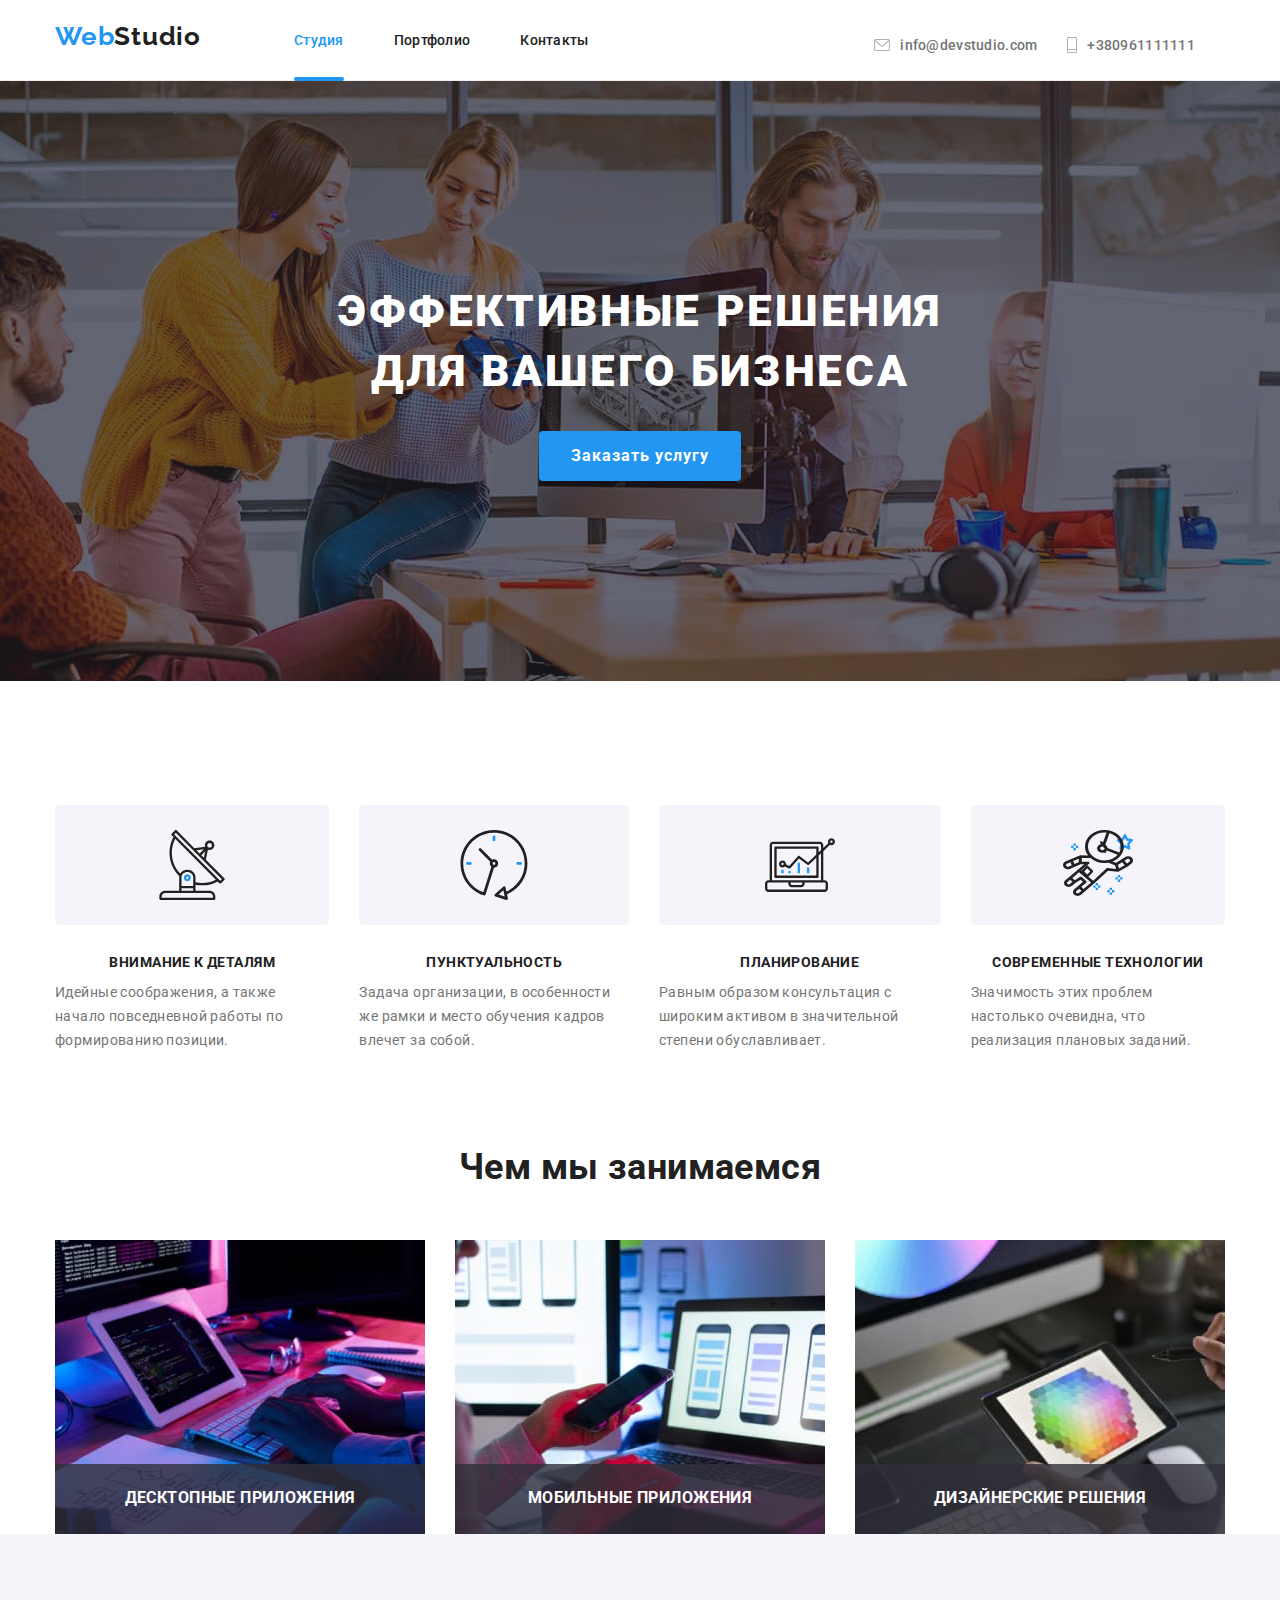
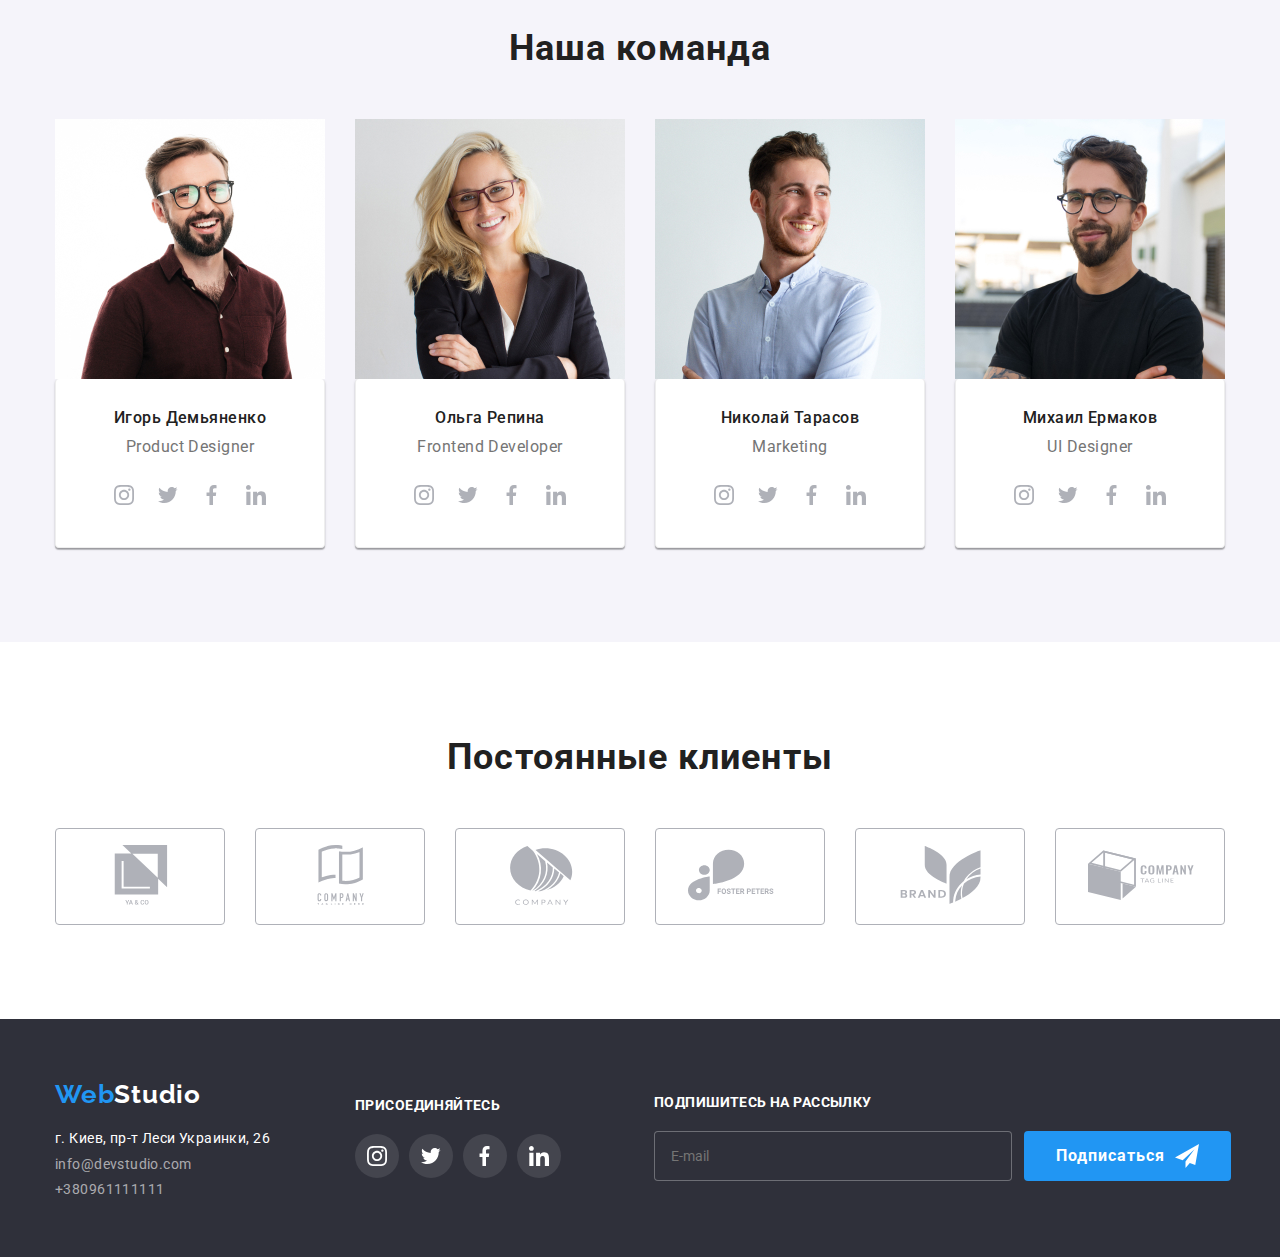
<file: index.html>
<!DOCTYPE html>
<html lang="ru">

<head>
    <meta charset="UTF-8">
    <meta http-equiv="X-UA-Compatible" content="IE=edge">
    <meta name="viewport" content="width=device-width, initial-scale=1.0">
    <title>Студия</title>
    <link rel="preconnect" href="https://fonts.googleapis.com" />
    <link rel="preconnect" href="https://fonts.gstatic.com" crossorigin/>
    <link href="https://fonts.googleapis.com/css2?family=Raleway:wght@700&family=Roboto:wght@400;500;700;900&display=swap" rel="stylesheet" />
    <link rel="stylesheet" href="https://cdnjs.cloudflare.com/ajax/libs/modern-normalize/1.0.0/modern-normalize.min.css">

    <link rel="stylesheet" href="./css/main.min.css">
</head>

<body>

    <!-- Хедер -->
    <header class="header">
        <div class="container header__container">

            <a class="nav__logo" href="/" lang="en"><span class="nav__logo-web">Web</span>Studio</a>
            <nav>

                <div class="mobile-menu">
                    <button type="button" class="burger-btn" aria-expanded="false" aria-controls="mobile-menu-container" data-burger-btn>
    
                        <svg class="burger-btn__icon" width="40px" height="40px" aria-label="Переключатель модильного меню">
    
                            <use class="burger-btn__icon-menu" href="./images/icon-menu.svg#icon-menu"></use>
                            <use class="burger-btn__icon-cross" href="./images/icon-cross.svg#icon-cross1"></use>
                        </svg>
                    </button>
                </div>

                <div class="menu-container" id="mobile-menu-container" data-menu-container>
                    <ul class="nav__list">
                        <li class="nav__item"><a href="./index.html" class="nav__link current">Студия</a></li>
                        <li class="nav__item"><a href="./portfolio.html" class="nav__link ">Портфолио</a></li>
                        <li class="nav__item"><a href="/" class="nav__link">Контакты</a></li>
                    </ul>

                    <div class="contacts-thumb">
                        <ul class="contacts">
                            <li class="contacts__item">
                                <a href="mailto:info@devstudio.com" class="contacts__link">
                                    <svg class="contacts__icon" width="16" height="12">
                                        <use href="./images/icons.svg#icon-mail"></use>
                                    </svg>info@devstudio.com</a>
                            </li>

                            <li class="contacts__item">
                                <a href="tel:+380961111111" class="contacts__link">
                                    <svg class="contacts__icon" width="10" height="16">
                                        <use href="./images/icons.svg#icon-tel"></use>
                                    </svg>+380961111111</a>
                            </li>
                        </ul>

                        <ul class="mobile-socials">
                            <li><a class="mobile-socials__link" href="#">Instagram</a></li>

                            <li><a class="mobile-socials__link" href="#">Twitter</a></li>

                            <li><a class="mobile-socials__link" href="#">Facebook</a></li>

                            <li><a class="mobile-socials__link" href="#">LinkedIn</a></li>
                        </ul>

                    </div>
                </div>
            </nav>
        </div>

    </header>
    <main>

        <!-- Герой -->
        <section class="hero section">
            <div class="container">

                <h1 class="hero__title">ЭФФЕКТИВНЫЕ РЕШЕНИЯ<br>ДЛЯ ВАШЕГО БИЗНЕСА</h1>

                <button class="hero__button" type="button" data-modal-open>Заказать услугу</button>
            </div>
        </section>


        <!-- Наши преимущества -->

        <section class="section skills">
            <div class="container">
                <h2 class="skills__hidden">Наши преимущества</h2>
                <ul class="skills-list">
                    <li class="skills-list__item">
                        <div class="skills-list__box"><svg class="skills-list__icon" width="70" height="70">
                    <use href="./images/icons.svg#icon-antenna"></use></svg></div>
                        <h3 class="skills-list__title">Внимание к деталям</h3>
                        <p class="skills-list__details">Идейные соображения, а также начало повседневной работы по формированию позиции.</p>
                    </li>
                    <li class="skills-list__item">
                        <div class="skills-list__box"><svg class="skills-list__icon" width="70" height="70">
                        <use href="./images/icons.svg#icon-clock"></use></svg></div>
                        <h3 class="skills-list__title">Пунктуальность</h3>
                        <p class="skills-list__details">Задача организации, в особенности же рамки и место обучения кадров влечет за собой.</p>
                    </li>
                    <li class="skills-list__item">
                        <div class="skills-list__box"><svg class="skills-list__icon" width="70" height="70">
                        <use href="./images/icons.svg#icon-diagram"></use></svg></div>
                        <h3 class="skills-list__title">Планирование</h3>
                        <p class="skills-list__details">Равным образом консультация с широким активом в значительной степени обуславливает.</p>
                    </li>
                    <li class="skills-list__item">
                        <div class="skills-list__box"><svg class="skills-list__icon" width="70" height="70">
                        <use href="./images/icons.svg#icon-astronaut"></use></svg></div>
                        <h3 class="skills-list__title">Современные технологии</h3>
                        <p class="skills-list__details">Значимость этих проблем настолько очевидна, что реализация плановых заданий.</p>
                    </li>
                </ul>
            </div>
        </section>
        <!-- Чем мы занимаемся -->
        <section class="section solutions">

            <div class="container solutions-container">
                <div class="solutions-galery">
                    <h2 class="solutions__title">Чем мы занимаемся</h2>

                    <ul class="card-set">
                        <li class="card-set__box">
                            <div class="card-set__thumb">
                                <picture>
                                    <source media="(min-width: 1200px)" srcset="./images/solutions/img1.jpg 370w, ./images/solutions/img-1@2x.jpg 740w" sizes="370px" type="image/jpg" />
                                    <img src="./images/solutions/img1.jpg" alt="клавиатура" width="370">
                                </picture>
                                <div class="wrap">
                                    <p class="wrap__text">Десктопные приложения</p>
                                </div>
                            </div>
                        </li>
                        <li class="card-set__box">
                            <div class="card-set__thumb">
                                <picture>
                                    <source media="(min-width: 1200px)" srcset="./images/solutions/img2.jpg 370w, ./images/solutions/img-2@2x.jpg 740w" sizes="370px" type="image/jpg" />
                                    <img src="./images/solutions/img2.jpg" alt="телефон" width="370">
                                </picture>

                                <div class="wrap">
                                    <p class="wrap__text">Мобильные приложения</p>
                                </div>
                            </div>
                        </li>
                        <li class="card-set__box">
                            <div class="card-set__thumb">
                                <picture>
                                    <source media="(min-width: 1200px)" srcset="./images/solutions/img3.jpg 370w, ./images/solutions/img-3@2x.jpg 740w" sizes="370px" type="image/jpg" />
                                    <img src="./images/solutions/img3.jpg" alt="планшет" width="370">
                                </picture>

                                <div class="wrap">
                                    <p class="wrap__text">Дизайнерские решения</p>
                                </div>
                            </div>
                        </li>
                    </ul>
                </div>
            </div>

        </section>

        <!-- Наша команда -->

        <section class="section-team section">
            <div class="container">
                <h2 class="section-team__title">Наша команда</h2>

                <ul class="team-list">
                    <li class="team-list__item">

                        <picture>
                            <source media="(max-width: 767px)" srcset="./images/450/img-mob4.jpg 450w, 
./images/m@2x/img4m@2x.jpg 900w" sizes="450px" type="image/jpg" />
                            <source media="(min-width: 768px) and (max-width: 1199px)" srcset="./images/354/eimg-tabl4.jpg 354w, 
./images/t@2x/img4t@2x.jpg 708w" sizes="354px" type="image/jpg" />
                            <source media="(min-width: 1200px)" srcset="./images/270/eimg-dt4.jpg 270w, 
./images/dt@2x/imgdt4@2x.jpg 540w" sizes="270px" type="image/jpg" />
                            <img src="./images/450/img-mob4.jpg" alt="Игорь Демьяненко">
                        </picture>

                        <div class="team-list__thumb">
                            <h3 class="team-list__name">Игорь Демьяненко</h3>
                            <p class="team-list__position">Product Designer</p>

                            <ul class="social-links">
                                <li>
                                    <a href="#" class="social-links__link">
                                        <svg class="social-links__icon" width="20" height="20">
                            <use href="./images/icons.svg#icon-instagram"></use>
                        </svg>
                                    </a>
                                </li>

                                <li>
                                    <a href="#" class="social-links__link">
                                        <svg class="social-links__icon" width="20" height="20">
                            <use href="./images/icons.svg#icon-twitter"></use>
                        </svg>
                                    </a>
                                </li>

                                <li>
                                    <a href="#" class="social-links__link">
                                        <svg class="social-links__icon" width="20" height="20">
                            <use href="./images/icons.svg#icon-facebooke"></use>
                        </svg>
                                    </a>
                                </li>

                                <li>
                                    <a href="#" class="social-links__link">
                                        <svg class="social-links__icon" width="20" height="20">
                            <use href="./images/icons.svg#icon-linkedin"></use>
                        </svg>
                                    </a>
                                </li>
                            </ul>
                        </div>
                        <li class="team-list__item">
                            <picture>
                                <source media="(max-width: 767px)" srcset="./images/450/img-mob5.jpg 450w, ./images/m@2x/img5m@2x.jpg 900w" sizes="450px" type="image/jpg" />
                                <source media="(min-width: 768px) and (max-width: 1199px)" srcset="./images/354/eimg-tabl5.jpg 354w, ./images/t@2x/img5t@2x.jpg 708w" sizes="354px" type="image/jpg" />
                                <source media="(min-width: 1200px)" srcset="./images/270/eimg-dt5.jpg 270w, ./images/dt@2x/imgdt5@2x.jpg 540w" sizes="270px" type="image/jpg" />
                                <img src="./images/450/img-mob5.jpg" alt="Ольга Репина">
                            </picture>
                            <div class="team-list__thumb">
                                <h3 class="team-list__name">Ольга Репина</h3>
                                <p class="team-list__position">Frontend Developer</p>
                                <ul class="social-links">
                                    <li>
                                        <a href="#" class="social-links__link">
                                            <svg class="social-links__icon" width="20" height="20">
                                <use href="./images/icons.svg#icon-instagram"></use>
                            </svg>
                                        </a>
                                    </li>

                                    <li>
                                        <a href="#" class="social-links__link">
                                            <svg class="social-links__icon" width="20" height="20">
                                <use href="./images/icons.svg#icon-twitter"></use>
                            </svg>
                                        </a>
                                    </li>

                                    <li>
                                        <a href="#" class="social-links__link">
                                            <svg class="social-links__icon" width="20" height="20">
                                <use href="./images/icons.svg#icon-facebooke"></use>
                            </svg>
                                        </a>
                                    </li>

                                    <li>
                                        <a href="#" class="social-links__link">
                                            <svg class="social-links__icon" width="20" height="20">
                                <use href="./images/icons.svg#icon-linkedin"></use>
                            </svg>
                                        </a>
                                    </li>
                                </ul>
                            </div>
                        </li>
                        <li class="team-list__item">
                            <picture>
                                <source media="(max-width: 767px)" srcset="./images/450/img-mob6.jpg 450w, ./images/m@2x/img6m@2x.jpg 900w" sizes="450px" type="image/jpg" />
                                <source media="(min-width: 768px) and (max-width: 1199px)" srcset="./images/354/eimg-tabl6.jpg 354w, ./images/t@2x/img6t@2x.jpg 708w" sizes="354px" type="image/jpg" />
                                <source media="(min-width: 1200px)" srcset="./images/270/eimg-dt6.jpg 270w, ./images/dt@2x/imgdt6@2x.jpg 540w" sizes="270px" type="image/jpg" />
                                <img src="./images/450/img-mob6.jpg" alt="Николай Тарасов">
                            </picture>
                            <div class="team-list__thumb">
                                <h3 class="team-list__name">Николай Тарасов</h3>
                                <p class="team-list__position">Marketing</p>

                                <ul class="social-links">
                                    <li>
                                        <a href="#" class="social-links__link">
                                            <svg class="social-links__icon" width="20" height="20">
                                <use href="./images/icons.svg#icon-instagram"></use>
                            </svg>
                                        </a>
                                    </li>

                                    <li>
                                        <a href="#" class="social-links__link">
                                            <svg class="social-links__icon" width="20" height="20">
                                <use href="./images/icons.svg#icon-twitter"></use>
                            </svg>
                                        </a>
                                    </li>

                                    <li>
                                        <a href="#" class="social-links__link">
                                            <svg class="social-links__icon" width="20" height="20">
                                <use href="./images/icons.svg#icon-facebooke"></use>
                            </svg>
                                        </a>
                                    </li>

                                    <li>
                                        <a href="#" class="social-links__link">
                                            <svg class="social-links__icon" width="20" height="20">
                                <use href="./images/icons.svg#icon-linkedin"></use>
                            </svg>
                                        </a>
                                    </li>
                                </ul>
                            </div>
                        </li>
                        <li class="team-list__item">
                            <picture>
                                <source media="(max-width: 767px)" srcset="./images/450/img-mob7.jpg 450w, ./images/m@2x/img7m@2x.jpg 900w" sizes="450px" type="image/jpg" />
                                <source media="(min-width: 768px) and (max-width: 1199px)" srcset="./images/354/eimg-tabl7.jpg 354w, ./images/t@2x/img7t@2x.jpg 708w" sizes="354px" type="image/jpg" />
                                <source media="(min-width: 1200px)" srcset="./images/270/eimg-dt7.jpg 270w, ./images/dt@2x/imgdt7@2x.jpg 540w" sizes="270px" type="image/jpg" />
                                <img src="./images/450/img-mob7.jpg" alt="Михаил Ермаков">

                            </picture>
                            <div class="team-list__thumb">
                                <h3 class="team-list__name">Михаил Ермаков</h3>
                                <p class="team-list__position">UI Designer</p>

                                <ul class="social-links">
                                    <li>
                                        <a href="#" class="social-links__link">
                                            <svg class="social-links__icon" width="20" height="20">
                                <use href="./images/icons.svg#icon-instagram"></use>
                            </svg>
                                        </a>
                                    </li>

                                    <li>
                                        <a href="#" class="social-links__link">
                                            <svg class="social-links__icon" width="20" height="20">
                                <use href="./images/icons.svg#icon-twitter"></use>
                            </svg>
                                        </a>
                                    </li>

                                    <li>
                                        <a href="#" class="social-links__link">
                                            <svg class="social-links__icon" width="20" height="20">
                                <use href="./images/icons.svg#icon-facebooke"></use>
                            </svg>
                                        </a>
                                    </li>

                                    <li>
                                        <a href="#" class="social-links__link">
                                            <svg class="social-links__icon" width="20" height="20">
                                <use href="./images/icons.svg#icon-linkedin"></use>
                            </svg>
                                        </a>
                                    </li>
                                </ul>
                            </div>
                        </li>
                </ul>
            </div>
        </section>
        <!-- Постоянные клиенты -->
        <section class="section clients">
            <div class="container">
                <h2 class="clients__title">Постоянные клиенты</h2>
                <ul class="clients-list">
                    <li class="clients-list__element">
                        <a class="clients-list__logo" href="#">
                            <svg class="clients-list__icon" width="106" height="60">
                        <use href="./images/icons.svg#icon-logo1"></use></svg></a>
                    </li>
                    <li class="clients-list__element">
                        <a class="clients-list__logo" href="#">
                            <svg class="clients-list__icon" width="106" height="60">
                        <use href="./images/icons.svg#icon-logo2"></use></svg></a>
                    </li>
                    <li class="clients-list__element">
                        <a class="clients-list__logo" href="#">
                            <svg class="clients-list__icon" width="106" height="60">
                        <use href="./images/icons.svg#icon-logo3"></use></svg></a>
                    </li>

                    <li class="clients-list__element">
                        <a class="clients-list__logo" href="#">
                            <svg class="clients-list__icon" width="106" height="60">
                        <use href="./images/icons.svg#icon-logo4"></use></svg></a>
                    </li>

                    <li class="clients-list__element">
                        <a class="clients-list__logo" href="#">
                            <svg class="clients-list__icon" width="106" height="60">
                        <use href="./images/icons.svg#icon-logo5"></use></svg></a>
                    </li>

                    <li class="clients-list__element">
                        <a class="clients-list__logo" href="#">
                            <svg class="clients-list__icon" width="106" height="60">
                            <use href="./images/icons.svg#icon-logo6"></use></svg></a>
                    </li>

                </ul>
            </div>
        </section>
    </main>

    <!-- футер -->
    <footer class="footer-section">
        <div class="container footer-container">
            <div class="footer-section__wrapper">
                <div class="address__footer">

                    <a class="address-footer__logo" href="/" lang="en"><span class="address-footer__logo-web">Web</span>Studio</a>

                    <address>
            <ul class="address">
                <li class="address__item">
                    <a class="address__geo" href="https://goo.gl/maps/8ebgqSX6K33a8LGr6">г. Киев, пр-т Леси Украинки,
                        26</a>
                </li>
                <li class="address__item">
                    <a class="address__link" href="mailto:info@devstudio.com" lang="en">info@devstudio.com</a>
                </li>
                <li class="address__item">
                    <a class="address__link" href="tel:+380961111111">+380961111111</a>
                </li>
            </ul>
        </address>
                </div>

                <div class="socials">
                    <h3 class="socials__title">Присоединяйтесь</h3>
                    <ul class="socials__list">
                        <li class="socials__element">
                            <a class="socials__link" href="#">
                                <svg class="socials__icon" width="20" height="20">
                    <use href="./images/icons.svg#icon-instagram"></use>
                </svg>
                            </a>
                        </li>
                        <li class="socials__element">
                            <a class="socials__link" href="#">
                                <svg class="socials__icon" width="20" height="20">
                    <use href="./images/icons.svg#icon-twitter"></use>
                </svg>
                            </a>
                        </li>

                        <li class="socials__element">
                            <a class="socials__link" href="#">
                                <svg class="socials__icon" width="20" height="20">
                    <use href="./images/icons.svg#icon-facebooke"></use>
                </svg>
                            </a>
                        </li>

                        <li class="socials__element">
                            <a class="socials__link" href="#">
                                <svg class="socials__icon" width="20" height="20">
                    <use href="./images/icons.svg#icon-linkedin"></use>
                </svg>
                            </a>
                        </li>
                    </ul>
                </div>

                <div class="subscribe">
                    <h2 class="subscribe__title">Подпишитесь на рассылку</h2>
                    <form class="subscribe__form">
                        <input type="email" class="subscribe__input" name="email" placeholder="E-mail" />
                        <button type="submit" class="subscribe__button">Подписаться<svg class="subscribe__icon" width="24" height="24">
            <use href="./images/form-icons.svg#icon-icon-send"></use>
        </svg>
       </button>

                    </form>
                </div>
            </div>
        </div>
    </footer>

    <!-- Модальное окно -->

    <div class="backdrop is-hidden" data-modal>
        <div class="modal">
            <button class="close" data-modal-close><svg class="close__icon" width="11" height="11">
    <use href="./images/icons.svg#icon-close"></use>
   </svg>
   </button>
            <b class="form__title">Оставьте свои данные, мы вам перезвоним</b>
            <form class="form-modals">
                <label class="form-modals__box">
    Имя
    <input type="text" class="form-modals__input" name="name" />
    <svg class="form-modals__icon" width="12" height="12">
        <use href="./images/form-icons.svg#icon-person-black"></use>
    </svg>
</label>
                <label class="form-modals__box">
    Телефон
    <input type="tel" class="form-modals__input" name="tel" />  
    <svg class="form-modals__icon" width="12" height="12">
        <use href="./images/form-icons.svg#icon-phone-black"></use>
    </svg>
</label>
                <label class="form-modals__box">
    Почта
    <input type="email" class="form-modals__input" name="email">
    <svg class="form-modals__icon" width="12" height="12">
        <use href="./images/form-icons.svg#icon-email-black"></use>
    </svg>
</label>
                <label class="form-modals__box">
    Комментарий
    <textarea class="form__comment" name="comment" placeholder="Введите текст"></textarea>
</label>

                <label class="form-modals__checkbox">
    <input class="checkbox__input" type="checkbox" name="policy" />
    <span class="checkbox__icon"></span>
    <span class="checkbox__policy">Соглашаюсь с рассылкой и принимаю<a href="#" class="checkbox__link"> Условия договора</a></span>
</label>

                <button type="submit" class="form-modals__submit-button">Отправить</button>
            </form>
        </div>
    </div>
    <script src="./js/mobile-menu.js"></script>
    <script src="./js/modal.js"></script>
</body>

</html>
</file>
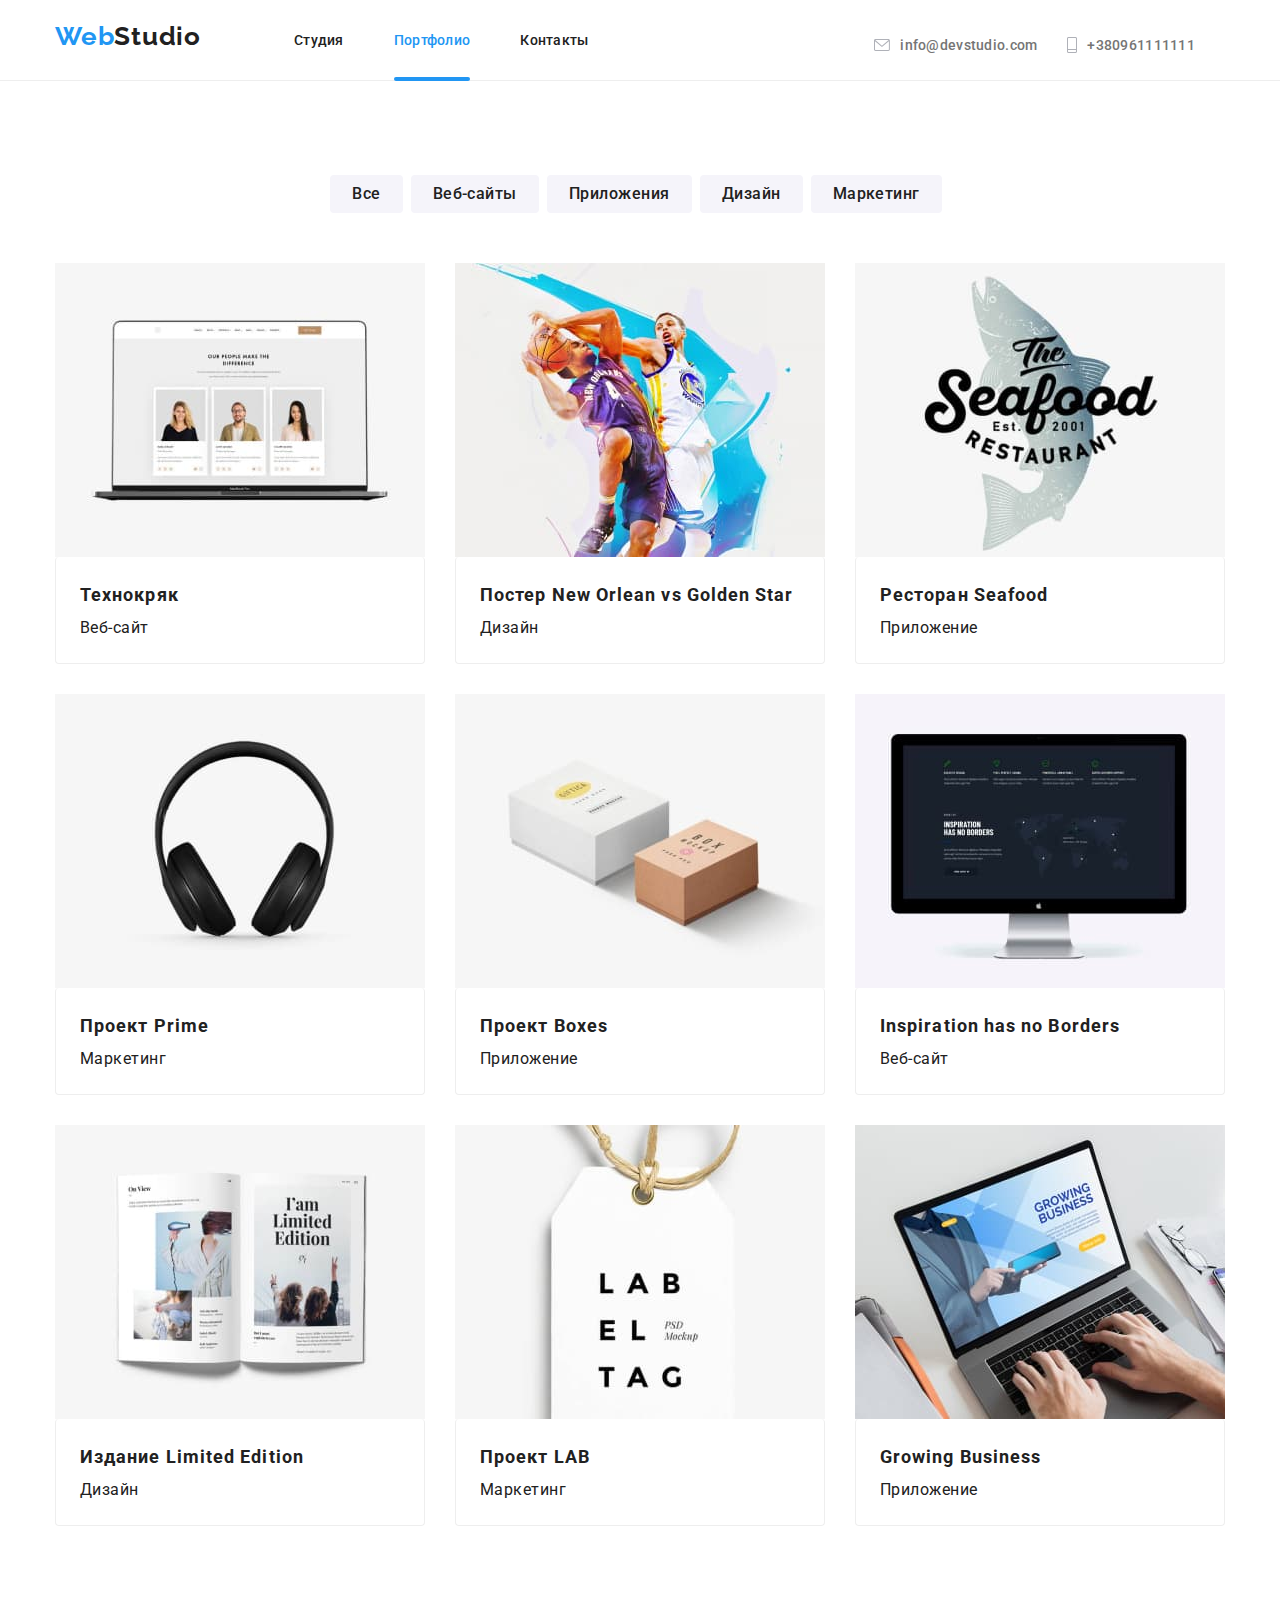
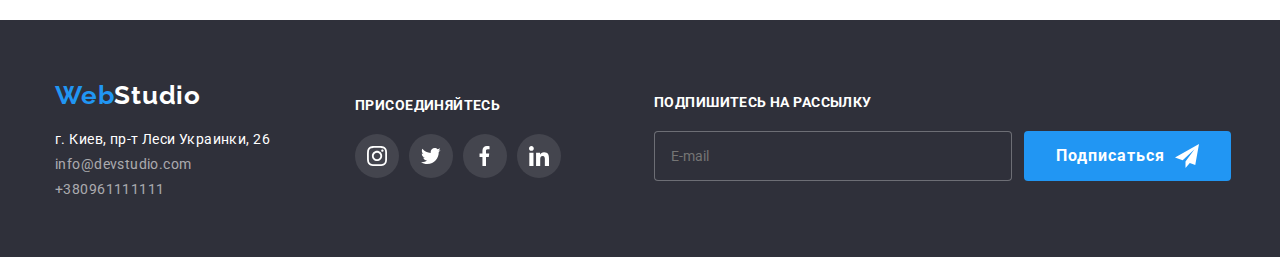
<file: portfolio.html>
<!DOCTYPE html>
<html lang="ru">

<head>
    <meta charset="UTF-8">
    <meta http-equiv="X-UA-Compatible" content="IE=edge">
    <meta name="viewport" content="width=device-width, initial-scale=1.0">
    <title>Портфолио</title>
    <link rel="preconnect" href="https://fonts.googleapis.com"/>
    <link rel="preconnect" href="https://fonts.gstatic.com" crossorigin/>
    <link
        href="https://fonts.googleapis.com/css2?family=Raleway:wght@700&family=Roboto:wght@400;500;700;900&display=swap"
        rel="stylesheet"/>
    <link rel="stylesheet"
        href="https://cdnjs.cloudflare.com/ajax/libs/modern-normalize/1.0.0/modern-normalize.min.css">
    <link rel="stylesheet" href="./css/main.min.css">
</head>

<body>
            <!-- Хедер -->
            <header class="header">
                <div class="container header__container">
            
                    <a class="nav__logo" href="/" lang="en"><span class="nav__logo-web">Web</span>Studio</a>
                    <nav>
            
                        <div class="mobile-menu">
                            <button type="button" class="burger-btn" aria-expanded="false" aria-controls="mobile-menu-container"
                                data-burger-btn>
            
                                <svg class="burger-btn__icon" width="40px" height="40px" aria-label="Переключатель модильного меню">
            
                                    <use class="burger-btn__icon-menu" href="./images/icon-menu.svg#icon-menu"></use>
                                    <use class="burger-btn__icon-cross" href="./images/cross.svg#icon-cross"></use>
                                </svg>
                            </button>
                        </div>
            
                        <div class="menu-container" id="mobile-menu-container" data-menu-container>
            
            
            
                            <ul class="nav__list">
                                <li class="nav__item"><a href="./index.html" class="nav__link">Студия</a></li>
                                <li class="nav__item"><a href="./portfolio.html" class="nav__link current">Портфолио</a></li>
                                <li class="nav__item"><a href="/" class="nav__link">Контакты</a></li>
                            </ul>
            
                            <div class="contacts-thumb">
                                <ul class="contacts">
                                    <li class="contacts__item"><a href="mailto:info@devstudio.com" class="contacts__link">
                                            <svg class="contacts__icon" width="16" height="12">
                                                <use href="./images/icons.svg#icon-mail"></use>
                                            </svg>info@devstudio.com</a></li>
            
                                    <li class="contacts__item"><a href="tel:+380961111111" class="contacts__link">
                                            <svg class="contacts__icon" width="10" height="16">
                                                <use href="./images/icons.svg#icon-tel"></use>
                                            </svg>+380961111111</a></li>
                                </ul>
            
                            <ul class="mobile-socials">
                                <li><a class="mobile-socials__link" href="#">Instagram</a></li>
                            
                                <li><a class="mobile-socials__link" href="#">Twitter</a></li>
                            
                                <li><a class="mobile-socials__link" href="#">Facebook</a></li>
                            
                                <li><a class="mobile-socials__link" href="#">LinkedIn</a></li>
                            </ul>
                            </div>
                        </div>
                    </nav>
                </div>
            
            </header>
    <main>
        
            <!-- Портфолио -->
        
            <section class="section">
                <div class="container">
               
                    <h1 class="filters-title__hidden">Наши проекты</h1>
               
                <ul class="filters">
                    <li class="filters__btn"><button class="filters__button" type="button">Все</button></li>
                    <li class="filters__btn"><button class="filters__button" type="button">Веб-сайты</button></li>
                    <li class="filters__btn"><button class="filters__button" type="button">Приложения</button></li>
                    <li class="filters__btn"><button class="filters__button" type="button">Дизайн</button></li>
                    <li class="filters__btn"><button class="filters__button" type="button" >Маркетинг</button></li>
                </ul>
            
                <ul class="portfolio">
                    <li class="portfolio__item">
                    <a class="works__link" href="#">
                    <div class="works__wrap-overlay">
<picture>
<source media="(max-width: 767px)" srcset="./images/portfolio-mob1/imgp-mob1.jpg 450w, 
./images/portfolio-mob2/imgp-mob1@2x.jpg 900w" sizes="450px" type="image/jpg"/>
<source media="(min-width: 768px) and (max-width: 1199px)" srcset="./images/portfolio-t1/imgp-t1.jpg 354w, 
./images/portfolio-t2/imgp-t1@2x.jpg 708w" sizes="354px" type="image/jpg"/>
<source media="(min-width: 1200px)" srcset="./images/portfolio-d1/imgp(1).jpg 370w, 
./images/portfolio-d2/imgp-d1@2x.jpg 740w" sizes="370px" type="image/jpg"/>
            <img src="./images/portfolio-mob1/imgp-mob1.jpg" alt="экран">
</picture>
                        
                        
                    <div class="works__label-overlay">
                        <p class="works__hidden-paragraph">Технокряк это современная площадка распространения
                        коронавируса. Компании используют эту платформу для цифрового
                        шпионажа и атак на защищённые сервера конкурентов.</p>
                    </div>
                    </div>
                    <div class="portfolio__box">
                        <h2 class="portfolio__title">Технокряк</h2>
                        <p class="portfolio__projeсt">Веб-сайт</p>
                    </div>
                    </a>
                    </li>
                    <li class="portfolio__item">
                    <a class="works__link" href="#">
                    <div class="works__wrap-overlay">
<picture>
    <source media="(max-width: 767px)"
        srcset="./images/portfolio-mob1/imgp-mob2.jpg 450w, ./images/portfolio-mob2/imgp-mob2@2x.jpg 900w"
        sizes="450px" type="image/jpg"/>
    <source media="(min-width: 768px) and (max-width: 1199px)"
        srcset="./images/portfolio-t1/imgp-t2.jpg 354w, ./images/portfolio-t2/imgp-t2@2x.jpg 708w" sizes="354px" type="image/jpg"/>
    <source media="(min-width: 1200px)"
        srcset="./images/portfolio-d1/imgp(2).jpg 370w, ./images/portfolio-d2/imgp-d2@2x.jpg 740w" sizes="370px" type="image/jpg"/>
    <img src="./images/portfolio-mob1/imgp-mob2.jpg" alt="баскетбол">
</picture>
                        
                    <div class="works__label-overlay">
                        <p class="works__hidden-paragraph">Технокряк это современная площадка распространения
                            коронавируса. Компании используют эту платформу для цифрового
                            шпионажа и атак на защищённые сервера конкурентов.</p>
                    </div>
                    </div>
                        <div class="portfolio__box">
                        <h2 class="portfolio__title">Постер New Orlean vs Golden Star</h2>
                        <p class="portfolio__projeсt">Дизайн</p>
                    </div>
                    </a>
                    </li>
                    <li class="portfolio__item">
                    <a class="works__link" href="#">
                    <div class="works__wrap-overlay">
<picture>
    <source media="(max-width: 767px)"
        srcset="./images/portfolio-mob1/imgp-mob3.jpg 450w, ./images/portfolio-mob2/imgp-mob3@2x.jpg 900w"
        sizes="450px" type="image/jpg"/>
    <source media="(min-width: 768px) and (max-width: 1199px)"
        srcset="./images/portfolio-t1/imgp-t3.jpg 354w, ./images/portfolio-t2/imgp-t3@2x.jpg 708w" sizes="354px" type="image/jpg"/>
    <source media="(min-width: 1200px)"
        srcset="./images/portfolio-d1/imgp(3).jpg 370w, ./images/portfolio-d2/imgp-d3@2x.jpg 740w" sizes="370px" type="image/jpg"/>
    <img src="./images/portfolio-mob1/imgp-mob3.jpg" alt="вывеска ресторана">
</picture>
                    <div class="works__label-overlay">
                        <p class="works__hidden-paragraph">Технокряк это современная площадка распространения
                                    коронавируса. Компании используют эту платформу для цифрового
                                    шпионажа и атак на защищённые сервера конкурентов.</p>
                    </div>
                    </div>
                    <div class="portfolio__box">
                        <h2 class="portfolio__title">Ресторан Seafood</h2>
                        <p class="portfolio__projeсt">Приложение</p>
                    </div>
                    </a>
                    </li>
                    <li class="portfolio__item">
                    <a class="works__link" href="#">
                    <div class="works__wrap-overlay">
<picture>
    <source media="(max-width: 767px)"
        srcset="./images/portfolio-mob1/imgp-mob4.jpg 450w, ./images/portfolio-mob2/imgp-mob4@2x.jpg 900w"
        sizes="450px" type="image/jpg"/>
    <source media="(min-width: 768px) and (max-width: 1199px)"
        srcset="./images/portfolio-t1/imgp-t4.jpg 354w, ./images/portfolio-t2/imgp-t4@2x.jpg 708w" sizes="354px" type="image/jpg"/>
    <source media="(min-width: 1200px)"
        srcset="./images/portfolio-d1/imgp(4).jpg 370w, ./images/portfolio-d2/imgp-d4@2x.jpg 740w" sizes="370px" type="image/jpg"/>
    <img src="./images/portfolio-mob1/imgp-mob4.jpg" alt="наушники">
</picture>
                       
                    <div class="works__label-overlay">
                        <p class="works__hidden-paragraph">Технокряк это современная площадка распространения
                            коронавируса. Компании используют эту платформу для цифрового
                            шпионажа и атак на защищённые сервера конкурентов.</p>
                    </div>
                    </div>
                    <div class="portfolio__box">
                        <h2 class="portfolio__title">Проект Prime</h2>
                        <p class="portfolio__projeсt">Маркетинг</p>
                    </div>
                    </a>
                    </li>
                    <li class="portfolio__item">
                    <a class="works__link" href="#">
                    <div class="works__wrap-overlay">
<picture>
    <source media="(max-width: 767px)"
        srcset="./images/portfolio-mob1/imgp-mob5.jpg 450w, ./images/portfolio-mob2/imgp-mob5@2x.jpg 900w"
        sizes="450px" type="image/jpg"/>
    <source media="(min-width: 768px) and (max-width: 1199px)"
        srcset="./images/portfolio-t1/imgp-t5.jpg 354w, ./images/portfolio-t2/imgp-t5@2x.jpg 708w" sizes="354px" type="image/jpg"/>
    <source media="(min-width: 1200px)"
        srcset="./images/portfolio-d1/imgp(5).jpg 370w, ./images/portfolio-d2/imgp-d5@2x.jpg 740w" sizes="370px" type="image/jpg"/>
    <img src="./images/portfolio-mob1/imgp-mob5.jpg" alt="коробки">
</picture>
                    <div class="works__label-overlay">
                        <p class="works__hidden-paragraph">Технокряк это современная площадка распространения
                            коронавируса. Компании используют эту платформу для цифрового
                            шпионажа и атак на защищённые сервера конкурентов.</p>
                    </div>
                    </div>
                    <div class="portfolio__box">
                        <h2 class="portfolio__title">Проект Boxes</h2>
                        <p class="portfolio__projeсt">Приложение</p>
                    </div>
                    </a>
                    </li>
                    <li class="portfolio__item">
                    <a class="works__link" href="#">
                    <div class="works__wrap-overlay">
<picture>
    <source media="(max-width: 767px)"
        srcset="./images/portfolio-mob1/imgp-mob6.jpg 450w, ./images/portfolio-mob2/imgp-mob6@2x.jpg 900w"
        sizes="450px" type="image/jpg"/>
    <source media="(min-width: 768px) and (max-width: 1199px)"
        srcset="./images/portfolio-t1/imgp-t6.jpg 354w, ./images/portfolio-t2/imgp-t6@2x.jpg 708w" sizes="354px" type="image/jpg"/>
    <source media="(min-width: 1200px)"
        srcset="./images/portfolio-d1/imgp(6).jpg 370w, ./images/portfolio-d2/imgp-d6@2x.jpg 740w" sizes="370px" type="image/jpg"/>
    <img src="./images/portfolio-mob1/imgp-mob6.jpg" alt="монитор">
</picture>
                    <div class="works__label-overlay">
                        <p class="works__hidden-paragraph">Технокряк это современная площадка распространения
                            коронавируса. Компании используют эту платформу для цифрового
                            шпионажа и атак на защищённые сервера конкурентов.</p>
                    </div>
                    </div>
                    <div class="portfolio__box">
                        <h2 class="portfolio__title">Inspiration has no Borders</h2>
                        <p class="portfolio__projeсt">Веб-сайт</p>
                    </div>
                    </a>
                    </li>
                    <li class="portfolio__item">
                    <a class="works__link" href="#">
                    <div class="works__wrap-overlay">
<picture>
    <source media="(max-width: 767px)"
        srcset="./images/portfolio-mob1/imgp-mob7.jpg 450w, ./images/portfolio-mob2/imgp-mob7@2x.jpg 900w"
        sizes="450px" type="image/jpg"/>
    <source media="(min-width: 768px) and (max-width: 1199px)"
        srcset="./images/portfolio-t1/imgp-t7.jpg 354w, ./images/portfolio-t2/imgp-t7@2x.jpg 708w" sizes="354px" type="image/jpg"/>
    <source media="(min-width: 1200px)"
        srcset="./images/portfolio-d1/imgp(7).jpg 370w, ./images/portfolio-d2/imgp-d7@2x.jpg 740w" sizes="370px" type="image/jpg"/>
    <img src="./images/portfolio-mob1/imgp-mob7.jpg" alt="книга">
</picture>
                    <div class="works__label-overlay">
                        <p class="works__hidden-paragraph">Технокряк это современная площадка распространения
                            коронавируса. Компании используют эту платформу для цифрового
                            шпионажа и атак на защищённые сервера конкурентов.</p>
                    </div>
                    </div>
                    <div class="portfolio__box">
                        <h2 class="portfolio__title">Издание Limited Edition</h2>
                        <p class="portfolio__projeсt">Дизайн</p>
                    </div>
                    </a>
                    </li>
                    <li class="portfolio__item">
                    <a class="works__link" href="#">
                    <div class="works__wrap-overlay">
<picture>
    <source media="(max-width: 767px)"
        srcset="./images/portfolio-mob1/imgp-mob8.jpg 450w, ./images/portfolio-mob2/imgp-mob8@2x.jpg 900w"
        sizes="450px" type="image/jpg"/>
    <source media="(min-width: 768px) and (max-width: 1199px)"
        srcset="./images/portfolio-t1/imgp-t8.jpg 354w, ./images/portfolio-t2/imgp-t8@2x.jpg 708w" sizes="354px" type="image/jpg"/>
    <source media="(min-width: 1200px)"
        srcset="./images/portfolio-d1/imgp(8).jpg 370w, ./images/portfolio-d2/imgp-d8@2x.jpg 740w" sizes="370px" type="image/jpg"/>
    <img src="./images/portfolio-mob1/imgp-mob8.jpg" alt="ярлык">
</picture>
                    <div class="works__label-overlay">
                        <p class="works__hidden-paragraph">Технокряк это современная площадка распространения
                            коронавируса. Компании используют эту платформу для цифрового
                            шпионажа и атак на защищённые сервера конкурентов.</p>
                    </div>
                    </div>
                    <div class="portfolio__box">
                        <h2 class="portfolio__title">Проект LAB</h2>
                        <p class="portfolio__projeсt">Маркетинг</p>
                    </div>
                    </a>
                    </li>
                    <li class="portfolio__item">
                    <a class="works__link" href="#">
                    <div class="works__wrap-overlay">
<picture>
    <source media="(max-width: 767px)"
        srcset="./images/portfolio-mob1/imgp-mob9.jpg 450w, ./images/portfolio-mob2/imgp-mob9@2x.jpg 900w"
        sizes="450px" type="image/jpg"/>
    <source media="(min-width: 768px) and (max-width: 1199px)"
        srcset="./images/portfolio-t1/imgp-t9.jpg 354w, ./images/portfolio-t2/imgp-t9@2x.jpg 708w" sizes="354px" type="image/jpg"/>
    <source media="(min-width: 1200px)"
        srcset="./images/portfolio-d1/imgp(9).jpg 370w, ./images/portfolio-d2/imgp-d9@2x.jpg 740w" sizes="370px" type="image/jpg"/>
    <img src="./images/portfolio-mob1/imgp-mob9.jpg" alt="ноут">
</picture>
                    <div class="works__label-overlay">
                    <p class="works__hidden-paragraph">Технокряк это современная площадка распространения
                            коронавируса. Компании используют эту платформу для цифрового
                            шпионажа и атак на защищённые сервера конкурентов.</p>
                    </div>
                    </div>
                    <div class="portfolio__box">
                        <h2 class="portfolio__title">Growing Business</h2>
                        <p class="portfolio__projeсt">Приложение</p>
                    </div>
                    </a>
                    </li>
                </ul>
                </div>
            </section>
           
    </main>
    
            <!-- футер -->
            <footer class="footer-section">
                <div class="container">
                    <div class="footer-section__wrapper">
                        <div class="address__footer">
            
                            <a class="address-footer__logo" href="/" lang="en"><span
                                    class="address-footer__logo-web">Web</span>Studio</a>
            
                            <address>
                                <ul class="address">
                                    <li class="address__item">
                                        <a class="address__geo" href="https://goo.gl/maps/8ebgqSX6K33a8LGr6">г. Киев, пр-т Леси
                                            Украинки,
                                            26</a>
                                    </li>
                                    <li class="address__item">
                                        <a class="address__link" href="mailto:info@devstudio.com" lang="en">info@devstudio.com</a>
                                    </li>
                                    <li class="address__item">
                                        <a class="address__link" href="tel:+380961111111">+380961111111</a>
                                    </li>
                                </ul>
                            </address>
                        </div>
            
                        <div class="socials">
                            <h3 class="socials__title">Присоединяйтесь</h3>
                            <ul class="socials__list">
                                <li class="socials__element">
                                    <a class="socials__link" href="#">
                                        <svg class="socials__icon" width="20" height="20">
                                            <use href="./images/icons.svg#icon-instagram"></use>
                                        </svg>
                                    </a>
                                </li>
                                <li class="socials__element">
                                    <a class="socials__link" href="#">
                                        <svg class="socials__icon" width="20" height="20">
                                            <use href="./images/icons.svg#icon-twitter"></use>
                                        </svg>
                                    </a>
                                </li>
            
                                <li class="socials__element">
                                    <a class="socials__link" href="#">
                                        <svg class="socials__icon" width="20" height="20">
                                            <use href="./images/icons.svg#icon-facebooke"></use>
                                        </svg>
                                    </a>
                                </li>
            
                                <li class="socials__element">
                                    <a class="socials__link" href="#">
                                        <svg class="socials__icon" width="20" height="20">
                                            <use href="./images/icons.svg#icon-linkedin"></use>
                                        </svg>
                                    </a>
                                </li>
                            </ul>
                        </div>
            
                        <div class="subscribe">
                            <h2 class="subscribe__title">Подпишитесь на рассылку</h2>
                            <form class="subscribe__form">
                                <input type="email" class="subscribe__input" name="email" placeholder="E-mail" />
                                <button type="submit" class="subscribe__button">Подписаться<svg class="subscribe__icon" width="24"
                                        height="24">
                                        <use href="./images/form-icons.svg#icon-icon-send"></use>
                                    </svg>
                                </button>
            
                            </form>
                        </div>
                    </div>
                </div>
            </footer>
<script src="./js/mobile-menu.js"></script>
        </body>
    
    </html>
</file>
<file: css/main.min.css>
h1,
h2,
h3,
h4,
h5,
h6,
p {
    margin: 0;
    list-style: none
}

ul,
ol {
    padding: 0;
    margin: 0;
    list-style: none
}

a {
    text-decoration: none
}

body {
    font-family: Roboto, sans-serif;
    color: #757575;
    background-color: #fff;
    letter-spacing: 0.03em;
    font-size: 14px
}

body.modal-open {
    overflow: hidden
}

.menu-container.is-opened body {
    overflow: hidden
}

.container {
    margin-left: auto;
    margin-right: auto;
    padding-left: 15px;
    padding-right: 15px
}

@media screen and (min-width: 480px) {
    .container {
        width: 480px
    }
}

@media screen and (min-width: 768px) {
    .container {
        width: 768px
    }
}

@media screen and (min-width: 1200px) {
    .container {
        width: 1200px
    }
}

.section {
    width: 100%;
    padding-top: 94px;
    padding-bottom: 94px
}

@media (max-width: 1199px) {
    .section {
        padding-top: 60px;
        padding-bottom: 60px
    }
}

img {
    display: block;
    height: auto
}

@media screen and (max-width: 1199px) {
    img {
        width: 100%
    }
}

@media screen and (min-width: 1200px) {
    img {
        max-width: 100%
    }
}

textarea {
    resize: none
}

.header {
    position: relative;
    border-bottom: 1px solid #eee
}

.header__container {
    display: -webkit-box;
    display: -ms-flexbox;
    display: flex
}

@media screen and (max-width: 767px) {
    .header__container {
        -webkit-box-pack: justify;
        -ms-flex-pack: justify;
        justify-content: space-between;
        -webkit-box-align: center;
        -ms-flex-align: center;
        align-items: center;
        padding-top: 10px;
        padding-bottom: 10px
    }
}

@media screen and (min-width: 768px) and (max-width: 1199px) {
    .header__container {
        -webkit-box-align: center;
        -ms-flex-align: center;
        align-items: center
    }
}

@media screen and (min-width: 1200px) {
    .header__container {
        -webkit-box-align: baseline;
        -ms-flex-align: baseline;
        align-items: baseline
    }
}

@media screen and (min-width: 768px) {
    .header {
        position: initial
    }
}

.nav__logo {
    font-family: Raleway, sans-serif;
    font-weight: 700;
    font-size: 26px;
    line-height: 1.2;
    letter-spacing: 0.03em;
    color: #212121
}

@media screen and (min-width: 768px) {
    .nav__logo {
        margin-right: 93px
    }
}

.nav__logo-web {
    color: #2196f3
}

@media screen and (min-width: 768px) {
    nav {
        width: 100%;
        height: 100%
    }
}

.nav__list {
    position: absolute;
    top: 48px;
    left: 40px;
    display: block
}

@media screen and (min-width: 768px) {
    .nav__list {
        position: initial;
        display: -webkit-box;
        display: -ms-flexbox;
        display: flex
    }
}

@media screen and (max-width: 767px) {
    .nav__item {
        padding-top: 0;
        margin-right: 0;
        margin-bottom: 32px
    }
}

@media screen and (min-width: 768px) {
    .nav__item {
        padding-top: 32px;
        margin-right: 50px
    }
}

.nav__item:first-child {
    padding-bottom: 0
}

.nav__item:last-child {
    margin-right: 0
}

.nav__link {
    display: -webkit-inline-box;
    display: -ms-inline-flexbox;
    display: inline-flex;
    color: #212121;
    font-weight: 500;
    font-size: 40px;
    line-height: 47px;
    letter-spacing: 0.02em
}

@media screen and (min-width: 768px) {
    .nav__link {
        display: -webkit-inline-box;
        display: -ms-inline-flexbox;
        display: inline-flex;
        font-weight: 500;
        font-size: 14px;
        line-height: 16px;
        letter-spacing: 0.02em;
        padding-bottom: 32px
    }
}

.nav__link:hover,
.nav__link:focus {
    color: #2196f3;
    -webkit-transition: color 250ms cubic-bezier(0.4, 0, 0.2, 1);
    transition: color 250ms cubic-bezier(0.4, 0, 0.2, 1)
}

.nav__link.current {
    position: relative
}

.current {
    color: #2196f3
}

.current::after {
    display: none
}

@media screen and (min-width: 768px) {
    .current::after {
        content: "";
        display: inline-block;
        position: absolute;
        bottom: -1px;
        height: 4px;
        width: 100%;
        border-radius: 4px;
        background-color: #2196f3
    }
}

@media screen and (max-width: 767px) {
    .contacts-thumb {
        position: absolute;
        left: 40px;
        bottom: 48px
    }
}

@media screen and (min-width: 768px) {
    .contacts-thumb {
        margin-left: 84px
    }
}

@media (min-width: 1200px) {
    .contacts-thumb {
        margin-left: auto
    }
}

.contacts {
    display: -webkit-box;
    display: -ms-flexbox;
    display: flex;
    -webkit-box-align: center;
    -ms-flex-align: center;
    align-items: center;
    -webkit-box-orient: vertical;
    -webkit-box-direction: reverse;
    -ms-flex-direction: column-reverse;
    flex-direction: column-reverse;
    -webkit-box-align: stretch;
    -ms-flex-align: stretch;
    align-items: stretch;
    margin-bottom: 64px;
    margin-left: 0
}

@media screen and (min-width: 768px) {
    .contacts {
        display: block;
        margin-left: auto;
        margin-bottom: 0
    }
}

@media screen and (min-width: 1200px) {
    .contacts {
        display: -webkit-box;
        display: -ms-flexbox;
        display: flex;
        -webkit-box-orient: horizontal;
        -webkit-box-direction: normal;
        -ms-flex-direction: row;
        flex-direction: row;
        margin-left: 200px
    }
}

@media screen and (max-width: 767px) {
    .contacts__item:not(:first-child) {
        margin-bottom: 32px
    }
}

@media screen and (min-width: 768px) and (max-width: 1199px) {
    .contacts__item:not(:first-child) {
        margin-bottom: 10px
    }
}

@media screen and (min-width: 1200px) {
    .contacts__item:not(:first-child) {
        margin-right: 30px;
        margin-bottom: 0
    }
}

@media (min-width: 1200px) {
    .contacts__item+.contacts__item {
        margin-left: 30px
    }
}

.contacts__item {
    margin-top: 10px;
}

.contacts__link {
    font-weight: 500;
    font-size: 14px;
    line-height: 16px;
    letter-spacing: 0.02em;
    color: #757575;
    -webkit-transition: color 250ms cubic-bezier(0.4, 0, 0.2, 1);
    transition: color 250ms cubic-bezier(0.4, 0, 0.2, 1)
}

.contacts__item:hover .contacts__link,
.contacts__item:focus .contacts__link {
    color: #2196f3
}

@media screen and (min-width: 768px) and (max-width: 1199px) {
    .contacts__link {
        display: -webkit-box;
        display: -ms-flexbox;
        display: flex;
        font-size: 12px;
        line-height: 14px
    }
}

@media screen and (min-width: 1200px) {
    .contacts__link {
        display: -webkit-box;
        display: -ms-flexbox;
        display: flex;
        -webkit-box-align: center;
        -ms-flex-align: center;
        align-items: center
    }
}

@media screen and (max-width: 767px) {
    .contacts__link[href="tel:+380961111111"] {
        font-weight: 500;
        font-size: 34px;
        line-height: 40px;
        letter-spacing: 0.02em;
        color: #2196f3
    }
    .contacts__link[href="mailto:info@devstudio.com"] {
        font-weight: 500;
        font-size: 24px;
        line-height: 28px;
        letter-spacing: 0.02em;
        color: #757575
    }
}

@media screen and (min-width: 768px) and (max-width: 1199px) {
    .contacts__link[href="mailto:info@devstudio.com"]>svg {
        width: 14px;
        height: 10px
    }
    .contacts__link[href="tel:+380961111111"]>svg {
        width: 10px;
        height: 14px
    }
}

.contacts__icon {
    display: none;
    fill: #afb1b8;
    margin-right: 10px
}

.contacts__item:hover .contacts__icon {
    fill: #2196f3;
    -webkit-transition: fill 250ms cubic-bezier(0.4, 0, 0.2, 1);
    transition: fill 250ms cubic-bezier(0.4, 0, 0.2, 1)
}

@media screen and (min-width: 768px) {
    .contacts__icon {
        display: block
    }
}

@media screen and (min-width: 768px) and (max-width: 1199px) {
    .contacts__icon {
        margin-right: 8px
    }
}

.burger-btn {
    display: -webkit-inline-box;
    display: -ms-inline-flexbox;
    display: inline-flex;
    margin: 0;
    padding: 0;
    border: none;
    background-color: transparent;
    z-index: 250
}

.burger-btn__icon-cross {
    display: none
}

.burger-btn.is-opened .burger-btn__icon-menu {
    display: none
}

.burger-btn.is-opened .burger-btn__icon-cross {
    display: block
}

@media screen and (min-width: 768px) {
    .burger-btn {
        display: none
    }
}

.burger-btn__icon {
    fill: #212121;
    z-index: 250
}

.burger-btn:active .burger-btn__icon {
    fill: #2196f3
}

@media screen and (min-width: 768px) {
    .burger-btn__icon {
        display: none
    }
}

.menu-container {
    position: absolute;
    top: 0;
    left: 0;
    width: 100%;
    height: 100vh;
    background-color: #fff;
    opacity: 0;
    visibility: hidden;
    z-index: 200;
    -webkit-transition: opacity 250ms cubic-bezier(0.4, 0, 0.2, 1), visibility 250ms cubic-bezier(0.4, 0, 0.2, 1);
    transition: opacity 250ms cubic-bezier(0.4, 0, 0.2, 1), visibility 250ms cubic-bezier(0.4, 0, 0.2, 1)
}

@media screen and (min-width: 768px) {
    .menu-container {
        position: initial;
        display: -webkit-box;
        display: -ms-flexbox;
        display: flex;
        -webkit-box-align: center;
        -ms-flex-align: center;
        align-items: center;
        height: 100%;
        visibility: visible;
        opacity: 1
    }
}

.menu-container.is-opened {
    opacity: 1;
    visibility: visible
}

.mobile-socials {
    display: -webkit-box;
    display: -ms-flexbox;
    display: flex;
    -ms-flex-wrap: wrap;
    flex-wrap: wrap
}

.mobile-socials li:not(:last-child) {
    padding-right: 10px;
    margin-right: 10px;
    border-right: 1px solid rgba(33, 33, 33, 0.2)
}

.mobile-socials__link {
    display: inline-block;
    font-weight: 500;
    font-size: 18px;
    line-height: 22px;
    letter-spacing: 0.02em;
    color: #2196f3
}

@media screen and (min-width: 768px) {
    .mobile-socials__link {
        display: none
    }
}

@media screen and (min-width: 768px) {
    .mobile-socials {
        display: none
    }
}

.hero {
    background-repeat: no-repeat;
    background-position: center;
    background-size: cover;
    background-color: #c4c4c4
}

@media screen and (max-width: 767px) {
    .hero {
        background-image: -webkit-gradient(linear, left top, right top, from(rgba(47, 48, 58, 0.4)), to(rgba(47, 48, 58, 0.4))), url(../images/hero-mob.jpg);
        background-image: linear-gradient(to right, rgba(47, 48, 58, 0.4), rgba(47, 48, 58, 0.4)), url(../images/hero-mob.jpg)
    }
}

@media screen and (max-width: 767px) and (min-device-pixel-ratio: 2),
screen and (max-width: 767px) and (-webkit-min-device-pixel-ratio: 2),
screen and (max-width: 767px) and (min-resolution: 192dpi),
screen and (max-width: 767px) and (min-resolution: 2dppx) {
    .hero {
        background-image: -webkit-gradient(linear, left top, right top, from(rgba(47, 48, 58, 0.4)), to(rgba(47, 48, 58, 0.4))), url(../images/hero-mob@2x.jpg);
        background-image: linear-gradient(to right, rgba(47, 48, 58, 0.4), rgba(47, 48, 58, 0.4)), url(../images/hero-mob@2x.jpg)
    }
}

@media screen and (min-width: 768px) and (max-width: 1199px) {
    .hero {
        background-image: -webkit-gradient(linear, left top, right top, from(rgba(47, 48, 58, 0.4)), to(rgba(47, 48, 58, 0.4))), url(../images/hero-t.jpg);
        background-image: linear-gradient(to right, rgba(47, 48, 58, 0.4), rgba(47, 48, 58, 0.4)), url(../images/hero-t.jpg)
    }
}

@media screen and (min-width: 768px) and (max-width: 1199px) and (min-device-pixel-ratio: 2),
screen and (min-width: 768px) and (max-width: 1199px) and (-webkit-min-device-pixel-ratio: 2),
screen and (min-width: 768px) and (max-width: 1199px) and (min-resolution: 192dpi),
screen and (min-width: 768px) and (max-width: 1199px) and (min-resolution: 2dppx) {
    .hero {
        background-image: -webkit-gradient(linear, left top, right top, from(rgba(47, 48, 58, 0.4)), to(rgba(47, 48, 58, 0.4))), url(../images/hero-t@2x.jpg);
        background-image: linear-gradient(to right, rgba(47, 48, 58, 0.4), rgba(47, 48, 58, 0.4)), url(../images/hero-t@2x.jpg)
    }
}

@media screen and (min-width: 1200px) {
    .hero {
        width: 1600px;
        max-width: 100%;
        height: 600px;
        margin-right: auto;
        margin-left: auto;
        background-size: 1600px, cover;
        background-image: -webkit-gradient(linear, left top, right top, from(rgba(47, 48, 58, 0.4)), to(rgba(47, 48, 58, 0.4))), url(../images/hero-d.jpg);
        background-image: linear-gradient(to right, rgba(47, 48, 58, 0.4), rgba(47, 48, 58, 0.4)), url(../images/hero-d.jpg)
    }
}

@media screen and (min-width: 1200px) and (min-device-pixel-ratio: 2),
screen and (min-width: 1200px) and (-webkit-min-device-pixel-ratio: 2),
screen and (min-width: 1200px) and (min-resolution: 192dpi),
screen and (min-width: 1200px) and (min-resolution: 2dppx) {
    .hero {
        background-image: -webkit-gradient(linear, left top, left bottom, color-stop(to, У), color-stop(rgba(47, 48, 58, 0.4)), to(rgba(47, 48, 58, 0.4))), url(../images/hero-d@2x.jpg);
        background-image: linear-gradient(У to right, rgba(47, 48, 58, 0.4), rgba(47, 48, 58, 0.4)), url(../images/hero-d@2x.jpg)
    }
}

@media screen and (max-width: 1199px) {
    .hero {
        padding-top: 118px;
        padding-bottom: 118px
    }
}

@media screen and (min-width: 1200px) {
    .hero {
        padding-top: 200px;
        padding-bottom: 200px
    }
}

.hero__title {
    margin-bottom: 30px;
    text-transform: uppercase;
    color: #fff
}

@media screen and (max-width: 1199px) {
    .hero__title {
        font-weight: 900;
        font-size: 26px;
        line-height: 42px;
        letter-spacing: 0.06em;
        text-align: center
    }
}

@media screen and (min-width: 1200px) {
    .hero__title {
        font-weight: 900;
        font-size: 44px;
        line-height: 60px;
        letter-spacing: 0.06em;
        text-align: center
    }
}

.hero__button {
    font-weight: 700;
    font-size: 16px;
    line-height: 1.87;
    letter-spacing: 0.06em;
    border-radius: 4px;
    padding: 10px 32px;
    display: block;
    margin: 30px auto 0 auto;
    -webkit-box-shadow: 0px 4px 4px rgba(0, 0, 0, 0.15);
    box-shadow: 0px 4px 4px rgba(0, 0, 0, 0.15);
    color: #fff;
    background-color: #2196f3;
    -webkit-transition: background-color 250ms cubic-bezier(0.4, 0, 0.2, 1);
    transition: background-color 250ms cubic-bezier(0.4, 0, 0.2, 1);
    border: none
}

.hero__button:hover,
.hero__button:focus {
    background-color: #188ce8;
    -webkit-box-shadow: 0px 4px 4px rgba(0, 0, 0, 0.15);
    box-shadow: 0px 4px 4px rgba(0, 0, 0, 0.15)
}

.skills__hidden {
    position: absolute;
    width: 1px;
    height: 1px;
    margin: -1px;
    padding: 0;
    overflow: hidden;
    border: 0;
    clip: rect(0 0 0 0)
}

@media screen and (max-width: 1199px) {
    .skills__hidden {
        padding-top: 60px;
        padding-bottom: 60px
    }
}

.skills-list__box {
    display: -webkit-box;
    display: -ms-flexbox;
    display: flex;
    -webkit-box-pack: center;
    -ms-flex-pack: center;
    justify-content: center;
    -webkit-box-align: center;
    -ms-flex-align: center;
    align-items: center;
    margin-top: 30px;
    margin-bottom: 30px;
    padding-top: 25px;
    padding-bottom: 25px;
    border-radius: 4px;
    background-color: #f5f4fa
}

@media screen and (max-width: 1199px) {
    .skills-list__box {
        display: -webkit-box;
        display: -ms-flexbox;
        display: flex;
        -webkit-box-pack: center;
        -ms-flex-pack: center;
        justify-content: center;
        width: 100%;
        padding-left: 0;
        padding-right: 0
    }
}

@media screen and (min-width: 768px) {
    .skills-list {
        display: -webkit-box;
        display: -ms-flexbox;
        display: flex
    }
}

@media screen and (min-width: 768px) and (max-width: 1199px) {
    .skills-list {
        -ms-flex-wrap: wrap;
        flex-wrap: wrap;
        margin: -15px
    }
}

@media screen and (min-width: 768px) and (max-width: 1199px) {
    .skills-list__item {
        -ms-flex-preferred-size: calc((100% - 4 * 15px) / 2);
        flex-basis: calc((100% - 4 * 15px) / 2);
        margin: 15px
    }
}

@media screen and (max-width: 767px) {
    .skills-list__item:not(:last-child) {
        margin-bottom: 30px
    }
}

@media screen and (min-width: 1200px) {
    .skills-list__item:not(:last-child) {
        margin-right: 30px
    }
}

.skills-list__title {
    text-align: center;
    margin-bottom: 10px;
    font-weight: 700;
    line-height: 1.14;
    font-size: 14px;
    letter-spacing: 0.03em;
    text-transform: uppercase;
    color: #212121
}

.skills-list__details {
    font-style: normal;
    font-weight: 400;
    font-size: 14px;
    line-height: 1.7;
    letter-spacing: 0.03em;
    color: #757575
}

.solutions {
    padding: 0
}

@media screen and (max-width: 1199px) {
    .solutions {
        display: none
    }
}

.solutions__title {
    margin-bottom: 30px;
    margin-top: 0px;
    font-weight: 700;
    font-size: 28px;
    line-height: 1.2;
    text-align: center;
    color: #212121
}

@media screen and (min-width: 1200px) {
    .solutions__title {
        margin-bottom: 50px;
        font-size: 36px
    }
}

@media screen and (min-width: 1200px) {
    .card-set {
        display: -webkit-box;
        display: -ms-flexbox;
        display: flex
    }
}

.card-set__box:not(:last-child) {
    margin-right: 30px
}

@media screen and (min-width: 1200px) {
    .card-set__thumb {
        position: relative
    }
}

@media screen and (min-width: 1200px) {
    .wrap {
        position: absolute;
        bottom: 0;
        display: -webkit-box;
        display: -ms-flexbox;
        display: flex;
        -webkit-box-pack: center;
        -ms-flex-pack: center;
        justify-content: center;
        -webkit-box-align: center;
        -ms-flex-align: center;
        align-items: center;
        width: 100%;
        height: 70px;
        background: rgba(47, 48, 58, 0.8)
    }
}

@media screen and (min-width: 1200px) {
    .wrap__text {
        font-size: 16px;
        font-weight: 700;
        line-height: 1.17;
        color: #fff;
        text-transform: uppercase
    }
}

.section-team {
    background-color: #f5f4fa
}

@media screen and (max-width: 1199px) {
    .section-team {
        padding: 60px 0
    }
}

.section-team__title {
    margin-bottom: 30px;
    font-weight: 700;
    font-size: 28px;
    line-height: 1.16;
    letter-spacing: 0.03em;
    color: #212121;
    text-align: center
}

@media screen and (min-width: 1200px) {
    .section-team__title {
        margin-bottom: 50px;
        font-size: 36px
    }
}

@media screen and (min-width: 768px) {
    .team-list {
        display: -webkit-box;
        display: -ms-flexbox;
        display: flex
    }
}

@media screen and (min-width: 768px) and (max-width: 1199px) {
    .team-list {
        -ms-flex-wrap: wrap;
        flex-wrap: wrap;
        margin: -15px
    }
}

@media screen and (min-width: 768px) and (max-width: 1199px) {
    .team-list__item {
        -ms-flex-preferred-size: calc((100% - 4 * 15px) / 2);
        flex-basis: calc((100% - 4 * 15px) / 2);
        margin: 15px
    }
}

@media screen and (max-width: 767px) {
    .team-list__item:not(:last-child) {
        margin-bottom: 30px
    }
}

@media screen and (min-width: 1200px) {
    .team-list__item:not(:last-child) {
        margin-right: 30px
    }
}

.team-list .team-list__thumb {
    padding-top: 30px;
    padding-bottom: 30px;
    text-align: center;
    background-color: #fff;
    border-left: 1px solid #eee;
    border-right: 1px solid #eee;
    border-bottom: 1px solid #eee;
    -webkit-box-shadow: 0px 1px 3px rgba(0, 0, 0, 0.12), 0px 1px 1px rgba(0, 0, 0, 0.14), 0px 2px 1px rgba(0, 0, 0, 0.2);
    box-shadow: 0px 1px 3px rgba(0, 0, 0, 0.12), 0px 1px 1px rgba(0, 0, 0, 0.14), 0px 2px 1px rgba(0, 0, 0, 0.2);
    border-radius: 4px
}

.team-list .team-list__name {
    font-weight: 500;
    font-size: 16px;
    line-height: 1.18;
    letter-spacing: 0.03em;
    color: #212121
}

.team-list .team-list__position {
    margin-top: 10px;
    font-weight: 400;
    font-size: 16px;
    line-height: 1.18;
    letter-spacing: 0.03em;
    color: #757575
}

.team-list .social-links {
    display: -webkit-box;
    display: -ms-flexbox;
    display: flex;
    -webkit-box-pack: center;
    -ms-flex-pack: center;
    justify-content: center;
    margin-top: 16px;
    padding-left: 32px;
    padding-right: 32px
}

.team-list .social-links:not(:last-child) {
    margin-right: 10px
}

.team-list .social-links__link {
    -webkit-box-align: center;
    -ms-flex-align: center;
    align-items: center;
    -webkit-box-pack: center;
    -ms-flex-pack: center;
    justify-content: center;
    display: -webkit-box;
    display: -ms-flexbox;
    display: flex;
    width: 44px;
    height: 44px;
    border-radius: 50%;
    border-color: #fff;
    -webkit-transition: background-color 250ms cubic-bezier(0.4, 0, 0.2, 1);
    transition: background-color 250ms cubic-bezier(0.4, 0, 0.2, 1)
}

.team-list .social-links__link:hover,
.team-list .social-links__link:focus {
    background-color: #2196f3
}

.team-list .social-links__link:hover .social-links__icon {
    fill: #fff
}

.team-list .social-links__icon {
    width: 20px;
    height: 20px;
    fill: #afb1b8;
    -webkit-transition: fill 250ms cubic-bezier(0.4, 0, 0.2, 1);
    transition: fill 250ms cubic-bezier(0.4, 0, 0.2, 1)
}

.clients__title {
    font-weight: bold;
    font-size: 28px;
    line-height: 1.17;
    text-align: center;
    letter-spacing: 0.03em;
    margin-bottom: 30px;
    color: #212121
}

@media screen and (min-width: 1200px) {
    .clients__title {
        margin-bottom: 50px;
        font-size: 36px
    }
}

.clients-list {
    display: -webkit-box;
    display: -ms-flexbox;
    display: flex
}

@media screen and (max-width: 1199px) {
    .clients-list {
        -ms-flex-wrap: wrap;
        flex-wrap: wrap;
        margin: -15px
    }
}

@media screen and (max-width: 1199px) {
    .clients-list__logo {
        display: -webkit-box;
        display: -ms-flexbox;
        display: flex;
        -webkit-box-pack: center;
        -ms-flex-pack: center;
        justify-content: center;
        -webkit-box-align: center;
        -ms-flex-align: center;
        align-items: center
    }
}

@media screen and (min-width: 1200px) {
    .clients-list__logo {
        display: block;
        width: 100%
    }
}

.clients-list__element {
    width: 170px;
    padding: 16px 32px;
    border: 1px solid #afb1b8;
    border-radius: 4px;
    display: -webkit-box;
    display: -ms-flexbox;
    display: flex;
    -webkit-box-pack: center;
    -ms-flex-pack: center;
    justify-content: center;
    -webkit-box-align: center;
    -ms-flex-align: center;
    align-items: center
}

@media screen and (max-width: 767px) {
    .clients-list__element {
        -ms-flex-preferred-size: calc((100% - 4 * 15px) / 2);
        flex-basis: calc((100% - 4 * 15px) / 2);
        margin: 15px;
        padding: 16px 0
    }
}

@media screen and (min-width: 768px) and (max-width: 1199px) {
    .clients-list__element {
        -ms-flex-preferred-size: calc((100% - 6 * 15px) / 3);
        flex-basis: calc((100% - 6 * 15px) / 3);
        margin: 15px
    }
}

.clients-list__element:not(:last-child) {
    margin-right: 30px
}

@media screen and (max-width: 1199px) {
    .clients-list__element:not(:last-child) {
        margin-right: 15px
    }
}

.clients-list__element:hover,
.clients-list__element:focus {
    border-color: #2196f3;
    -webkit-transition: fill 250ms cubic-bezier(0.4, 0, 0.2, 1);
    transition: fill 250ms cubic-bezier(0.4, 0, 0.2, 1);
    cursor: pointer
}

.clients-list__icon {
    fill: #afb1b8;
    -webkit-transition: fill 250ms cubic-bezier(0.4, 0, 0.2, 1);
    transition: fill 250ms cubic-bezier(0.4, 0, 0.2, 1)
}

.clients-list__element:hover .clients-list__icon,
.clients-list__element:focus .clients-list__icon {
    border-color: #2196f3;
    fill: #2196f3;
    -webkit-transition: fill 250ms cubic-bezier(0.4, 0, 0.2, 1);
    transition: fill 250ms cubic-bezier(0.4, 0, 0.2, 1)
}

.filters-title__hidden {
    display: none
}

.filters {
    display: block;
    margin-bottom: 30px
}

@media screen and (min-width: 768px) {
    .filters {
        display: -webkit-box;
        display: -ms-flexbox;
        display: flex;
        -webkit-box-pack: center;
        -ms-flex-pack: center;
        justify-content: center;
        -webkit-box-align: center;
        -ms-flex-align: center;
        align-items: center
    }
}

@media screen and (min-width: 1200px) {
    .filters {
        margin-bottom: 50px
    }
}

.filters__btn {
    display: inline-block;
    margin-right: 8px;
    margin-bottom: 15px
}

@media screen and (min-width: 768px) {
    .filters__btn {
        margin-right: 8px;
        margin-bottom: 0
    }
}

.filters:last-child {
    margin-right: 0;
    margin-bottom: 0
}

.filters__button {
    padding: 6px 22px;
    text-align: center;
    font-family: Roboto, sans-serif;
    font-weight: 500;
    font-size: 16px;
    line-height: 1.62;
    letter-spacing: 0.03em;
    color: #212121;
    background-color: #f5f4fa;
    -webkit-transition: color 250ms cubic-bezier(0.4, 0, 0.2, 1), background-color 250ms cubic-bezier(0.4, 0, 0.2, 1), -webkit-box-shadow 250ms cubic-bezier(0.4, 0, 0.2, 1);
    transition: color 250ms cubic-bezier(0.4, 0, 0.2, 1), background-color 250ms cubic-bezier(0.4, 0, 0.2, 1), -webkit-box-shadow 250ms cubic-bezier(0.4, 0, 0.2, 1);
    transition: color 250ms cubic-bezier(0.4, 0, 0.2, 1), background-color 250ms cubic-bezier(0.4, 0, 0.2, 1), box-shadow 250ms cubic-bezier(0.4, 0, 0.2, 1);
    transition: color 250ms cubic-bezier(0.4, 0, 0.2, 1), background-color 250ms cubic-bezier(0.4, 0, 0.2, 1), box-shadow 250ms cubic-bezier(0.4, 0, 0.2, 1), -webkit-box-shadow 250ms cubic-bezier(0.4, 0, 0.2, 1);
    cursor: pointer;
    border: none;
    -webkit-box-shadow: none;
    box-shadow: none;
    border-radius: 4px
}

.filters__button:hover,
.filters__button:focus {
    color: #fff;
    background-color: #2196f3;
    -webkit-box-shadow: 0px 3px 1px rgba(0, 0, 0, 0.1), 0px 1px 2px rgba(0, 0, 0, 0.8), 0px 2px 2px rgba(0, 0, 0, 0.12);
    box-shadow: 0px 3px 1px rgba(0, 0, 0, 0.1), 0px 1px 2px rgba(0, 0, 0, 0.8), 0px 2px 2px rgba(0, 0, 0, 0.12);
    cursor: pointer
}

@media (max-width: 767px) {
    .portfolio {
        display: -webkit-box;
        display: -ms-flexbox;
        display: flex;
        -webkit-box-orient: vertical;
        -webkit-box-direction: normal;
        -ms-flex-direction: column;
        flex-direction: column;
        margin-bottom: 0;
        padding-left: 0;
        margin-top: 0
    }
}

@media (min-width: 768px) and (max-width: 1199px) {
    .portfolio {
        display: -webkit-box;
        display: -ms-flexbox;
        display: flex;
        -ms-flex-wrap: wrap;
        flex-wrap: wrap;
        padding: 0;
        margin: -15px
    }
}

@media (min-width: 1200px) {
    .portfolio {
        display: -webkit-box;
        display: -ms-flexbox;
        display: flex;
        -ms-flex-wrap: wrap;
        flex-wrap: wrap;
        margin-top: -30px;
        margin-left: -30px;
        margin-bottom: 0;
        padding-left: 0
    }
}

@media (min-width: 1200px) {
    .portfolio>.portfolio__item {
        -ms-flex-preferred-size: calc(100% / 3 - 30px);
        flex-basis: calc(100% / 3 - 30px);
        margin-left: 30px;
        margin-top: 30px
    }
}

@media (max-width: 767px) {
    .portfolio__item:not(:last-child) {
        margin-bottom: 30px
    }
}

@media (min-width: 768px) and (max-width: 1199px) {
    .portfolio__item {
        margin: 15px
    }
}

.works__link {
    display: block;
    -webkit-transition: -webkit-box-shadow 250ms cubic-bezier(0.4, 0, 0.2, 1);
    transition: -webkit-box-shadow 250ms cubic-bezier(0.4, 0, 0.2, 1);
    transition: box-shadow 250ms cubic-bezier(0.4, 0, 0.2, 1);
    transition: box-shadow 250ms cubic-bezier(0.4, 0, 0.2, 1), -webkit-box-shadow 250ms cubic-bezier(0.4, 0, 0.2, 1)
}

.works__link:hover,
.works__link:focus {
    -webkit-box-shadow: 0px 1px 1px rgba(0, 0, 0, 0.12), 0px 4px 4px rgba(0, 0, 0, 0.6), 1px 4px 6px rgba(0, 0, 0, 0.16);
    box-shadow: 0px 1px 1px rgba(0, 0, 0, 0.12), 0px 4px 4px rgba(0, 0, 0, 0.6), 1px 4px 6px rgba(0, 0, 0, 0.16)
}

.works__link:hover .works__label-overlay,
.works__link:focus .works__label-overlay {
    -webkit-transform: translateY(-100%);
    transform: translateY(-100%)
}

.works__wrap-overlay {
    position: relative;
    overflow: hidden
}

.works__label-overlay {
    position: absolute;
    padding: 63px 24px;
    width: 100%;
    height: 100%;
    background-color: #2196f3;
    -webkit-transform: translateY(0);
    transform: translateY(0);
    -webkit-transition: -webkit-transform 250ms cubic-bezier(0.4, 0, 0.2, 1);
    transition: -webkit-transform 250ms cubic-bezier(0.4, 0, 0.2, 1);
    transition: transform 250ms cubic-bezier(0.4, 0, 0.2, 1);
    transition: transform 250ms cubic-bezier(0.4, 0, 0.2, 1), -webkit-transform 250ms cubic-bezier(0.4, 0, 0.2, 1)
}

.works__hidden-paragraph {
    font-size: 18px;
    font-weight: 400;
    line-height: 1.55;
    letter-spacing: 0.03em;
    color: #fff
}

.portfolio__box {
    border-left: 1px solid #eee;
    border-right: 1px solid #eee;
    border-bottom: 1px solid #eee;
    padding-top: 20px;
    padding-bottom: 20px;
    padding-left: 24px;
    border-radius: 4px
}

.portfolio__title {
    color: #212121;
    font-weight: 700;
    font-size: 18px;
    line-height: 2;
    letter-spacing: 0.06em;
    margin-bottom: 4
}

.portfolio__projeсt {
    font-size: 16px;
    line-height: 1.87;
    letter-spacing: 0.03em;
    color: #212121
}

.footer-section {
    background-color: #2f303a;
    padding: 60px 0
}

@media screen and (min-width: 768px) and (max-width: 1199px) {
    .footer-section__wrapper {
        display: -webkit-box;
        display: -ms-flexbox;
        display: flex;
        -ms-flex-wrap: wrap;
        flex-wrap: wrap;
        -ms-flex-pack: distribute;
        justify-content: space-around;
        -webkit-box-pack: baseline;
        -ms-flex-pack: baseline;
        justify-content: baseline
    }
}

@media screen and (min-width: 1200px) {
    .footer-section__wrapper {
        display: -webkit-box;
        display: -ms-flexbox;
        display: flex;
        -webkit-box-align: center;
        -ms-flex-align: center;
        align-items: center
    }
}

@media screen and (max-width: 1199px) {
    .address__footer {
        display: -webkit-box;
        display: -ms-flexbox;
        display: flex;
        -webkit-box-orient: vertical;
        -webkit-box-direction: normal;
        -ms-flex-direction: column;
        flex-direction: column;
        -webkit-box-align: center;
        -ms-flex-align: center;
        align-items: center;
        margin-bottom: 60px
    }
}

.address-footer__logo {
    display: block;
    font-family: Raleway, sans-serif;
    font-weight: 700;
    font-size: 26px;
    line-height: 1.2;
    letter-spacing: 0.03em;
    color: #fff
}

.address-footer__logo-web {
    color: #2196f3
}

.address {
    min-width: 230px;
    font-style: normal;
    margin-top: 20px
}

@media screen and (max-width: 1199px) {
    .address__item:not(:last-child) {
        margin-bottom: 8px
    }
}

@media screen and (min-width: 1200px) {
    .address__item:not(:last-child) {
        margin-bottom: 9px
    }
}

.address__geo {
    color: #fff
}

@media screen and (max-width: 1199px) {
    .address {
        display: -webkit-box;
        display: -ms-flexbox;
        display: flex;
        -webkit-box-orient: vertical;
        -webkit-box-direction: normal;
        -ms-flex-direction: column;
        flex-direction: column;
        -webkit-box-align: center;
        -ms-flex-align: center;
        align-items: center
    }
}

.address__link {
    color: rgba(255, 255, 255, 0.6)
}

.address__link:hover {
    color: #fff;
    -webkit-transition: color 250ms cubic-bezier(0.4, 0, 0.2, 1);
    transition: color 250ms cubic-bezier(0.4, 0, 0.2, 1)
}

@media screen and (max-width: 767px) {
    .socials {
        margin-left: 0;
        margin-bottom: 60px
    }
}

@media screen and (min-width: 768px) {
    .socials {
        margin-left: 70px
    }
}

.socials__title {
    margin-bottom: 20px;
    font-weight: 700;
    font-size: 14px;
    line-height: 1.14;
    letter-spacing: 0.03em;
    color: #fff;
    text-transform: uppercase
}

@media screen and (max-width: 1199px) {
    .socials__title {
        padding-top: 0;
        text-align: center
    }
}

.socials__list {
    display: -webkit-box;
    display: -ms-flexbox;
    display: flex
}

@media screen and (max-width: 1199px) {
    .socials__list {
        -webkit-box-pack: center;
        -ms-flex-pack: center;
        justify-content: center
    }
}

.socials__element:not(:last-child) {
    margin-right: 10px
}

.socials__link {
    display: -webkit-box;
    display: -ms-flexbox;
    display: flex;
    -webkit-box-pack: center;
    -ms-flex-pack: center;
    justify-content: center;
    -webkit-box-align: center;
    -ms-flex-align: center;
    align-items: center;
    width: 44px;
    height: 44px;
    border-radius: 50%;
    background-color: #ffffff1a;
    -webkit-transition: background-color 250ms cubic-bezier(0.4, 0, 0.2, 1);
    transition: background-color 250ms cubic-bezier(0.4, 0, 0.2, 1)
}

.socials__link .socials__icon {
    fill: #fff
}

.socials__link:hover,
.socials__link:focus {
    background-color: #2196f3
}

.subscribe {
    width: 100%;
    margin-left: 0;
    padding-top: 0
}

.subscribe__title {
    display: block;
    margin-bottom: 20px;
    font-weight: 700;
    font-size: 14px;
    line-height: 1.14;
    letter-spacing: 0.03em;
    text-transform: uppercase;
    color: #fff
}

@media screen and (max-width: 1199px) {
    .subscribe__title {
        text-align: center
    }
}

@media screen and (min-width: 1200px) {
    .subscribe__form {
        display: -webkit-box;
        display: -ms-flexbox;
        display: flex
    }
}

@media screen and (min-width: 768px) and (max-width: 1199px) {
    .subscribe {
        width: 450px;
        margin-left: auto;
        margin-right: auto
    }
}

@media screen and (min-width: 1200px) {
    .subscribe {
        margin-left: 93px
    }
}

.subscribe__input {
    width: 100%;
    padding-top: 15px;
    padding-bottom: 15px;
    padding-left: 16px;
    margin-right: 0;
    margin-bottom: 20px;
    border: 1px solid rgba(255, 255, 255, 0.3);
    border-radius: 4px;
    background-color: #2f303a;
    -webkit-transition: border-color 250ms cubic-bezier(0.4, 0, 0.2, 1);
    transition: border-color 250ms cubic-bezier(0.4, 0, 0.2, 1);
    color: rgba(255, 255, 255, 0.6);
    background-color: #2f303a
}

@media screen and (min-width: 1200px) {
    .subscribe__input {
        width: 358px;
        margin-right: 12px;
        margin-bottom: 0
    }
}

.subscribe__input:hover,
.subscribe__input:focus {
    border-color: #2196f3
}

.subscribe__button {
    margin-left: auto;
    margin-right: auto;
    display: -webkit-box;
    display: -ms-flexbox;
    display: flex;
    -webkit-box-align: center;
    -ms-flex-align: center;
    align-items: center;
    font-weight: 700;
    font-size: 16px;
    line-height: 1.9;
    letter-spacing: 0.06em;
    color: #fff;
    background-color: #2196f3;
    border: transparent;
    font-family: inherit;
    cursor: pointer;
    border-radius: 4px;
    padding: 10px 32px;
    -webkit-transition: -webkit-box-shadow 250ms cubic-bezier(0.4, 0, 0.2, 1);
    transition: -webkit-box-shadow 250ms cubic-bezier(0.4, 0, 0.2, 1);
    transition: box-shadow 250ms cubic-bezier(0.4, 0, 0.2, 1);
    transition: box-shadow 250ms cubic-bezier(0.4, 0, 0.2, 1), -webkit-box-shadow 250ms cubic-bezier(0.4, 0, 0.2, 1);
    -webkit-transition: background-color 250ms cubic-bezier(0.4, 0, 0.2, 1);
    transition: background-color 250ms cubic-bezier(0.4, 0, 0.2, 1)
}

@media screen and (min-width: 1200px) {
    .subscribe__button {
        margin-right: 0;
        margin-left: 0
    }
}

.subscribe__button:hover,
.subscribe__button:focus {
    background-color: #188ce8
}

.subscribe__icon {
    margin-left: 10px;
    fill: #fff
}

.backdrop {
    position: fixed;
    top: 0;
    left: 0;
    z-index: 300;
    width: 100%;
    height: 100%;
    background-color: rgba(0, 0, 0, 0.2);
    -webkit-box-shadow: 0px 4px 4px rgba(0, 0, 0, 0.25);
    box-shadow: 0px 4px 4px rgba(0, 0, 0, 0.25);
    opacity: 1;
    visibility: visible;
    overflow: scroll;
    -webkit-transition: opacity 1s, visibility 1s;
    transition: opacity 1s, visibility 1s
}

.backdrop.is-hidden {
    visibility: hidden;
    opacity: 0;
    pointer-events: none
}

.backdrop.is-hidden .modal {
    -webkit-transform: translate(-50%, -50%) scale(1.5);
    transform: translate(-50%, -50%) scale(1.5)
}

.modal {
    position: absolute;
    top: 50%;
    left: 50%;
    padding: 40px;
    -webkit-box-shadow: 0px 1px 3px rgba(0, 0, 0, 0.12), 0px 1px 1px rgba(0, 0, 0, 0.14), 0px 2px 1px rgba(0, 0, 0, 0.2);
    box-shadow: 0px 1px 3px rgba(0, 0, 0, 0.12), 0px 1px 1px rgba(0, 0, 0, 0.14), 0px 2px 1px rgba(0, 0, 0, 0.2);
    border-radius: 4px;
    background-color: #fff;
    -webkit-transform: translate(-50%, -50%) scale(1);
    transform: translate(-50%, -50%) scale(1);
    -webkit-transition: -webkit-transform 250ms cubic-bezier(0.4, 0, 0.2, 1);
    transition: -webkit-transform 250ms cubic-bezier(0.4, 0, 0.2, 1);
    transition: transform 250ms cubic-bezier(0.4, 0, 0.2, 1);
    transition: transform 250ms cubic-bezier(0.4, 0, 0.2, 1), -webkit-transform 250ms cubic-bezier(0.4, 0, 0.2, 1)
}

@media screen and (max-width: 549px) {
    .modal {
        width: calc(100% - 30px)
    }
}

@media screen and (min-height: 320px) and (max-height: 650px) {
    .modal {
        top: 0;
        -webkit-transform: translate(-50%, 2%);
        transform: translate(-50%, 2%)
    }
}

@media screen and (min-width: 550px) and (max-width: 1199px) {
    .modal {
        width: 450px;
        min-height: 609px
    }
}

@media screen and (min-width: 1200px) {
    .modal {
        min-width: 528px;
        min-height: 581px
    }
}

.close {
    position: absolute;
    top: 8px;
    right: 8px;
    display: -webkit-inline-box;
    display: -ms-inline-flexbox;
    display: inline-flex;
    width: 30px;
    height: 30px;
    border-radius: 50%;
    border: 1px solid rgba(33, 33, 33, 0.2);
    background-color: #fff
}

.close:hover {
    cursor: pointer
}

.close__icon {
    margin: auto
}

.close:hover .close__icon,
.close:focus .close__icon {
    fill: #2196f3
}

.form__title {
    display: block;
    margin-bottom: 12px;
    margin-right: auto;
    margin-left: auto;
    text-align: center;
    color: #212121;
    font-weight: 700;
    font-size: 20px;
    line-height: 30px;
    letter-spacing: 0.03em
}

@media screen and (max-width: 767px) and (min-width: 768px) {
    .form__title {
        font-weight: 700;
        font-size: 20px;
        line-height: 30px;
        letter-spacing: 0.03em
    }
}

@media screen and (min-width: 1200px) {
    .form__title {
        font-weight: 700;
        font-size: 20px;
        line-height: 23px;
        letter-spacing: 0.03em
    }
}

.form-modals__box {
    display: block;
    margin-bottom: 10px;
    color: #757575;
    font-size: 12px;
    position: relative
}

.form-modals__input,
.form__comment {
    width: 100%;
    height: 40px;
    border: 1px solid rgba(33, 33, 33, 0.2);
    border-radius: 4px;
    margin-top: 4px;
    padding: 0 10px 0 35px;
    -webkit-transition: border-color 250ms cubic-bezier(0.4, 0, 0.2, 1);
    transition: border-color 250ms cubic-bezier(0.4, 0, 0.2, 1)
}

.form-modals__input:focus {
    outline: none;
    border: 1px solid #2196f3
}

.form-modals__icon {
    margin-top: 3px;
    position: absolute;
    display: block;
    top: 50%;
    left: 12px;
    fill: #212121;
    -webkit-transition: fill 250ms cubic-bezier(0.4, 0, 0.2, 1);
    transition: fill 250ms cubic-bezier(0.4, 0, 0.2, 1)
}

.form__comment {
    resize: none;
    height: 120px;
    font-family: inherit;
    font-weight: 400;
    font-size: 12px;
    line-height: 1.14;
    letter-spacing: 0.01em;
    padding: 12px 16px
}

.form__comment:focus {
    outline: none;
    border: 1px solid #2196f3
}

.form__comment::-webkit-input-placeholder {
    color: rgba(117, 117, 117, 0.5)
}

.form__comment:-ms-input-placeholder {
    color: rgba(117, 117, 117, 0.5)
}

.form__comment::-ms-input-placeholder {
    color: rgba(117, 117, 117, 0.5)
}

.form__comment::placeholder {
    color: rgba(117, 117, 117, 0.5)
}

.form-modals__checkbox {
    display: -webkit-box;
    display: -ms-flexbox;
    display: flex;
    -webkit-box-align: center;
    -ms-flex-align: center;
    align-items: center;
    margin-bottom: 20px
}

.checkbox__input {
    position: absolute;
    width: 1px;
    height: 1px;
    margin: -1px;
    border: 0;
    padding: 0;
    clip: rect(0 0 0 0);
    overflow: hidden
}

.checkbox__icon {
    margin-left: 10px;
    display: inline-block;
    width: 16px;
    height: 16px;
    border: 2px solid #212121;
    border-radius: 4px;
    -webkit-transition: -webkit-box-shadow 250ms cubic-bezier(0.4, 0, 0.2, 1);
    transition: -webkit-box-shadow 250ms cubic-bezier(0.4, 0, 0.2, 1);
    transition: box-shadow 250ms cubic-bezier(0.4, 0, 0.2, 1);
    transition: box-shadow 250ms cubic-bezier(0.4, 0, 0.2, 1), -webkit-box-shadow 250ms cubic-bezier(0.4, 0, 0.2, 1)
}

.checkbox__input:checked+.checkbox__icon {
    border-color: transparent;
    background-color: #2196f3;
    background-image: url(../images/icon-check.svg);
    background-size: contain;
    background-origin: border-box
}

.checkbox__policy {
    margin-left: 8px;
    font-weight: 400;
    font-size: 12px;
    line-height: 14px;
    letter-spacing: 0.03em;
    color: #757575
}

@media screen and (max-width: 767px) and (min-width: 768px) {
    .checkbox__policy {
        margin-top: 6px;
        font-weight: 400;
        font-size: 12px;
        line-height: 14px;
        letter-spacing: 0.03em
    }
}

@media screen and (min-width: 1200px) {
    .checkbox__policy {
        font-weight: 400;
        font-size: 14px;
        line-height: 24px
    }
}

.checkbox__link {
    font-weight: 400;
    font-size: 12px;
    line-height: 14px;
    letter-spacing: 0.03em;
    -webkit-text-decoration-line: underline;
    text-decoration-line: underline;
    color: #2196f3
}

@media screen and (max-width: 767px) and (min-width: 768px) {
    .checkbox__link {
        font-weight: 400;
        font-size: 12px;
        line-height: 14px;
        letter-spacing: 0.03em
    }
}

@media screen and (min-width: 1200px) {
    .checkbox__link {
        font-weight: 400;
        font-size: 14px;
        line-height: 24px;
        letter-spacing: 0.03em
    }
}

.checkbox__input:focus-within .checkbox__icon {
    background-color: #2196f3
}

.form-modals__box:hover .form-modals__input,
.form-modals__box:hover .form__comment {
    border-color: #2196f3
}

.form-modals__icon:hover,
.form-modals__icon:focus {
    fill: #2196f3
}

.form-modals__box:hover svg,
.form-modals__box:focus svg {
    fill: #2196f3;
    border-color: #2196f3
}

.form-modals__input:focus+.form-modals__icon {
    fill: #2196f3
}

.form-modals__submit-button {
    font-weight: 700;
    font-size: 16px;
    line-height: 1.9;
    letter-spacing: 0.06em;
    color: #fff;
    background-color: #2196f3;
    text-align: center;
    padding: 10px 55px;
    -webkit-transition: -webkit-box-shadow 250ms cubic-bezier(0.4, 0, 0.2, 1);
    transition: -webkit-box-shadow 250ms cubic-bezier(0.4, 0, 0.2, 1);
    transition: box-shadow 250ms cubic-bezier(0.4, 0, 0.2, 1);
    transition: box-shadow 250ms cubic-bezier(0.4, 0, 0.2, 1), -webkit-box-shadow 250ms cubic-bezier(0.4, 0, 0.2, 1);
    -webkit-transition: background-color 250ms cubic-bezier(0.4, 0, 0.2, 1);
    transition: background-color 250ms cubic-bezier(0.4, 0, 0.2, 1);
    border: transparent;
    font-family: inherit;
    cursor: pointer;
    border-radius: 4px;
    padding: 10px 32px;
    width: 200px;
    height: 50px;
    -webkit-box-shadow: 0px 4px 4px rgba(0, 0, 0, 0.15);
    box-shadow: 0px 4px 4px rgba(0, 0, 0, 0.15);
    display: block;
    margin: 0 auto
}

.form-modals__submit-button:hover {
    background-color: #188ce8;
    -webkit-box-shadow: 0px 4px 4px rgba(0, 0, 0, 0.15);
    box-shadow: 0px 4px 4px rgba(0, 0, 0, 0.15)
}


/*# sourceMappingURL=main.min.css.map */
</file>
